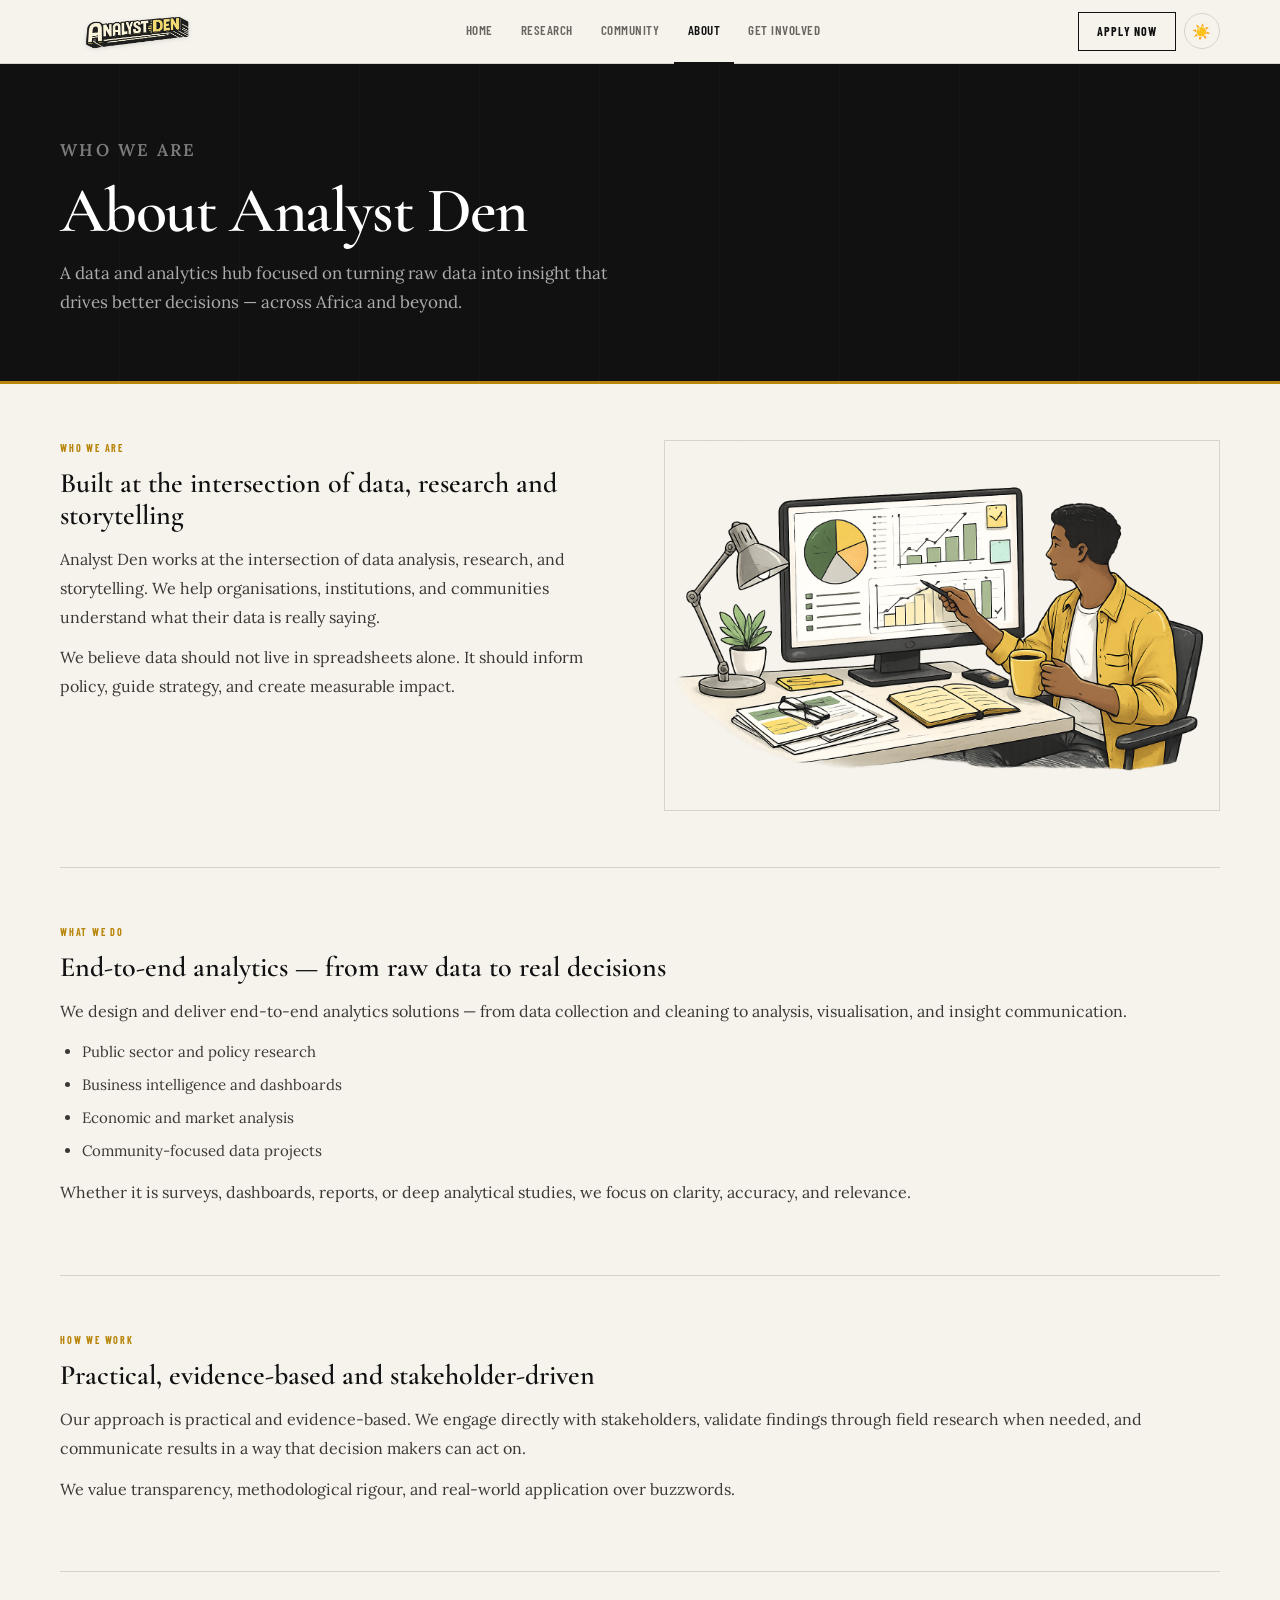
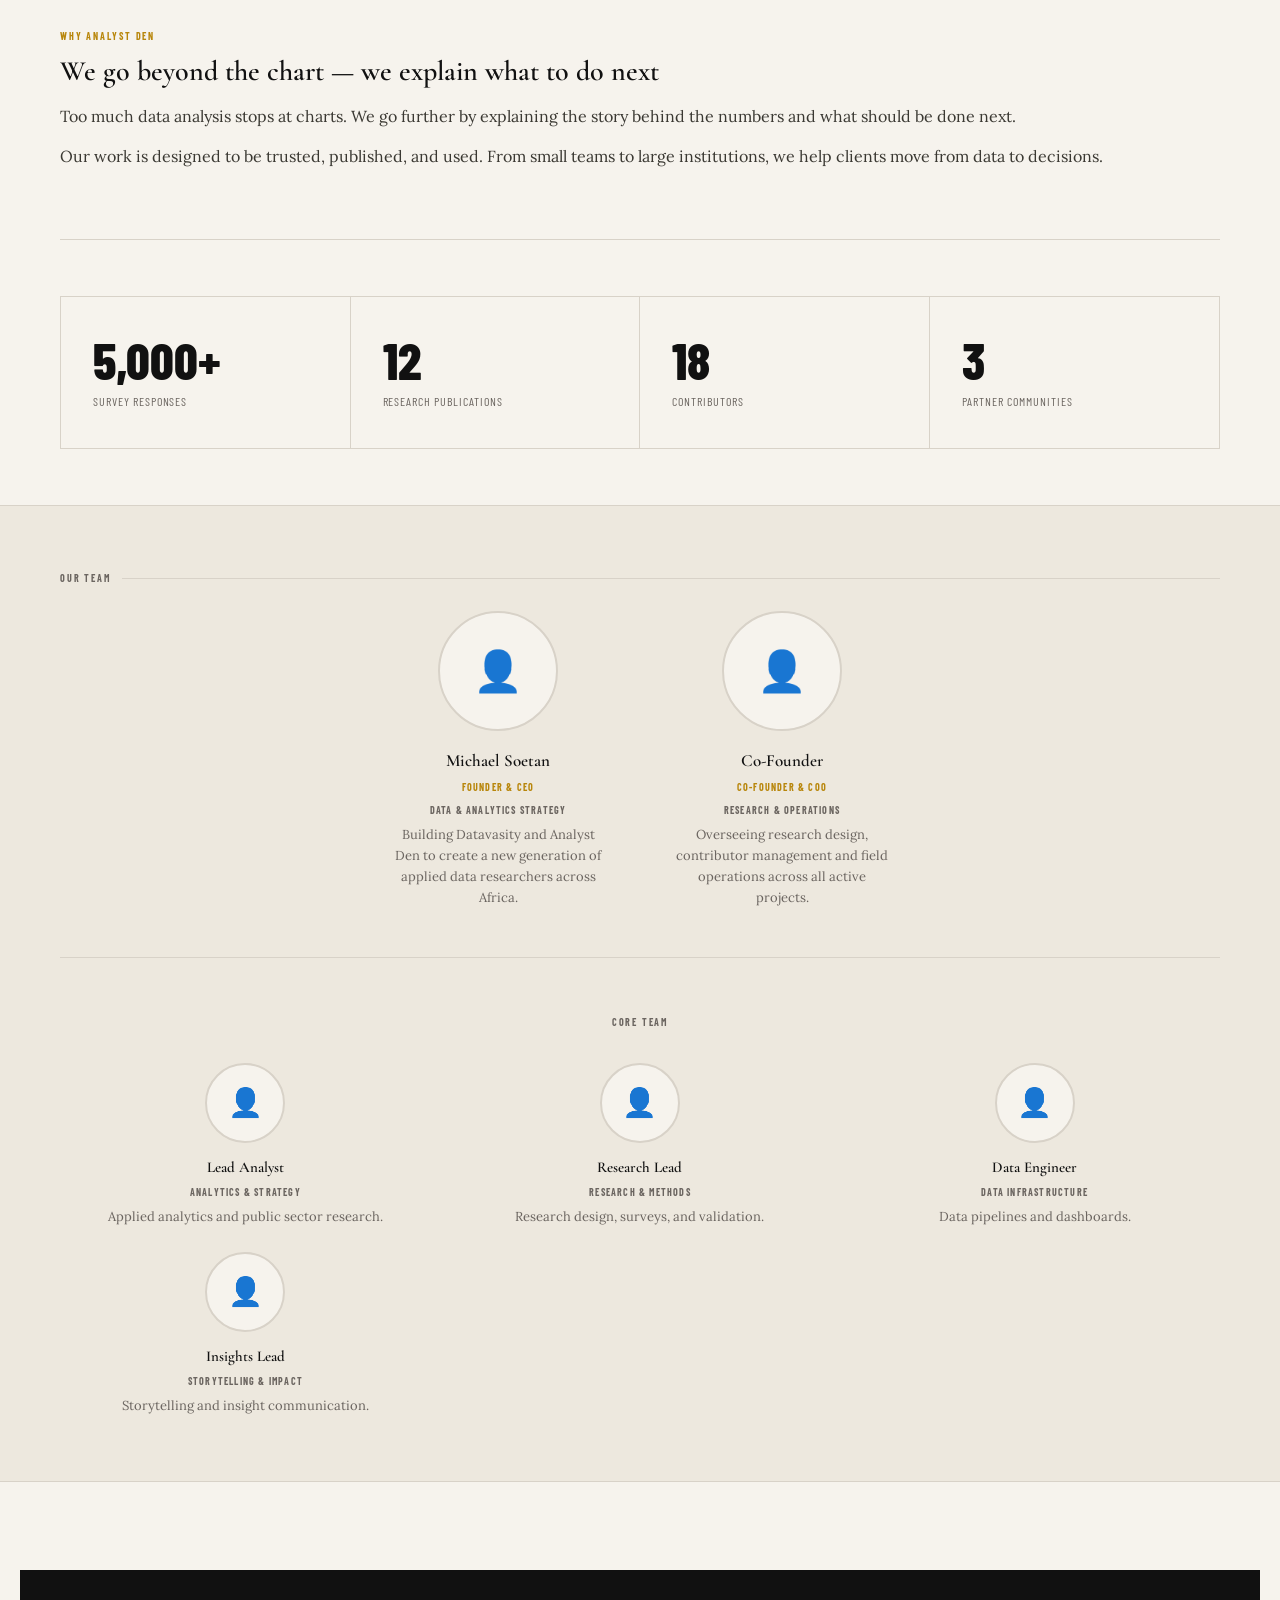
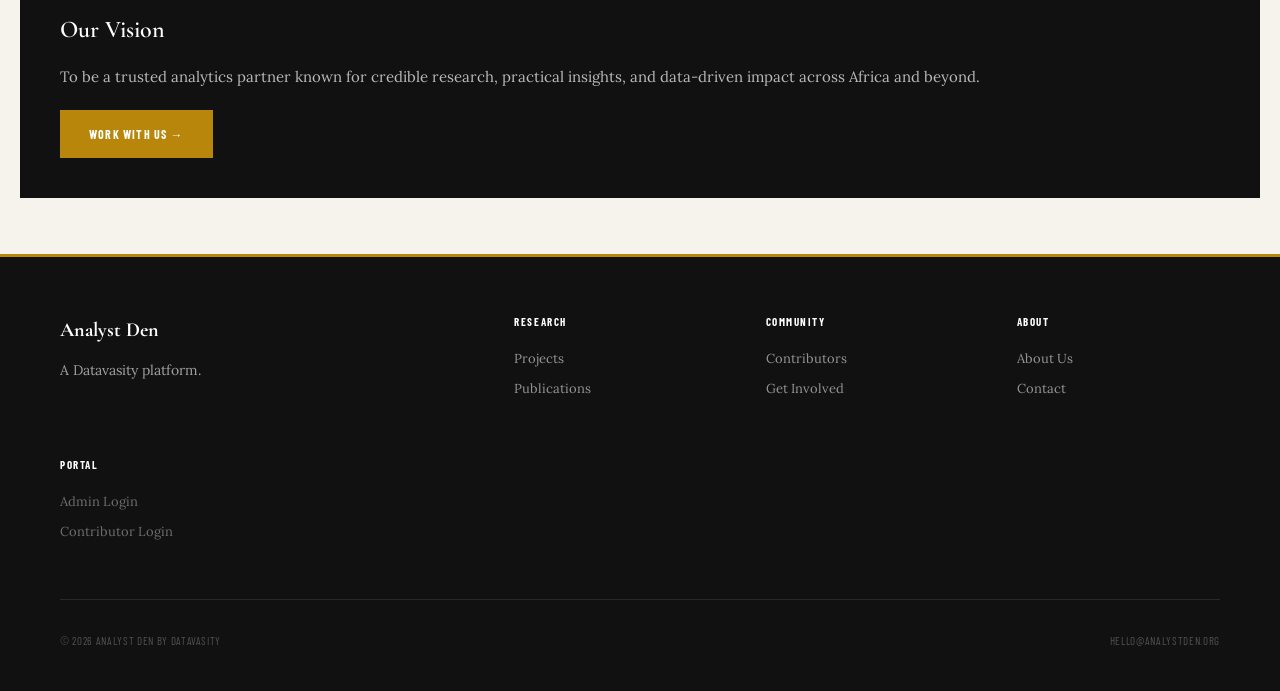
<file: about.html>
<!DOCTYPE html>
<html lang="en">
<head>
<meta charset="UTF-8"/><meta name="viewport" content="width=device-width,initial-scale=1.0"/>
<title>About Us — Analyst Den</title>
<link rel="stylesheet" href="styles.css"/>
<style>
.about-section { padding:56px 0; border-bottom:1px solid var(--border); }
.about-section:last-of-type { border-bottom:none; }
.about-section h2 { font-family:var(--font-display); font-weight:600; font-size:28px; color:var(--ink); margin-bottom:14px; line-height:1.15; }
.about-section p { font-family:var(--font-body); font-size:16px; line-height:1.8; color:var(--text-mid); margin-bottom:12px; }
.about-section ul { padding-left:1.4em; margin-bottom:14px; }
.about-section ul li { font-family:var(--font-body); font-size:15px; line-height:1.8; color:var(--text-mid); margin-bottom:6px; }
.about-grid { display:grid; grid-template-columns:1fr 1fr; gap:48px; align-items:start; }
.about-label { font-family:var(--font-data); font-size:10px; font-weight:700; letter-spacing:0.18em; text-transform:uppercase; color:var(--gold); margin-bottom:10px; }
.team-grid-wrap { display:grid; grid-template-columns:repeat(3,1fr); gap:24px; margin-top:32px; }
.team-member { text-align:center; }
.team-member-photo { width:100%; aspect-ratio:1; object-fit:cover; border-radius:50%; border:2px solid var(--border); margin-bottom:14px; max-width:140px; }
.team-member-name { font-family:var(--font-display); font-weight:600; font-size:17px; color:var(--ink); margin-bottom:4px; }
.team-member-title { font-family:var(--font-data); font-size:10px; font-weight:700; letter-spacing:0.12em; text-transform:uppercase; color:var(--text-lt); }
.team-member-desc { font-size:13px; color:var(--text-lt); margin-top:6px; line-height:1.6; }
.vision-box { background:var(--ink); padding:40px; margin-top:32px; }
.vision-box h3 { font-family:var(--font-display); font-size:24px; font-weight:600; color:#fff; margin-bottom:12px; }
.vision-box p { font-family:var(--font-body); font-size:15px; color:rgba(255,255,255,0.7); line-height:1.8; margin-bottom:20px; }
@media(max-width:768px){
  .about-grid { grid-template-columns:1fr; gap:24px; }
  .team-grid-wrap { grid-template-columns:repeat(2,1fr); }
}
@media(max-width:480px){
  .team-grid-wrap { grid-template-columns:1fr 1fr; }
}
</style>
</head>
<body>

<header class="site-header">
  <div class="container header-inner">
    <a href="index.html" class="header-logo"><img src="assets/analyst-den-logo-3d.png" alt="Analyst Den"/></a>
    <nav class="header-nav">
      <a href="index.html">Home</a>
      <a href="research.html">Research</a>
      <a href="contributors.html">Community</a>
      <a href="about.html" class="active">About</a>
      <a href="get-involved.html">Get Involved</a>
    </nav>
    <div class="header-right">
      <a href="get-involved.html" class="header-cta">Apply Now</a>
      <button class="menu-toggle" aria-label="Open menu">☰</button>
    </div>
  </div>
</header>
<div class="mobile-menu">
  <button class="mobile-close">✕</button>
  <a href="index.html">Home</a>
  <a href="research.html">Research</a>
  <a href="contributors.html">Community</a>
  <a href="about.html" class="active">About</a>
  <a href="get-involved.html">Get Involved</a>
</div>

<!-- HERO -->
<div class="page-hero">
  <div class="container page-hero-inner">
    <p class="t-label" style="color:rgba(255,255,255,0.45);margin-bottom:14px">Who We Are</p>
    <h1>About Analyst Den</h1>
    <p>A data and analytics hub focused on turning raw data into insight that drives better decisions — across Africa and beyond.</p>
  </div>
</div>

<!-- CONTENT SECTIONS -->
<div class="container">

  <div class="about-section">
    <div class="about-grid">
      <div>
        <div class="about-label">Who We Are</div>
        <h2>Built at the intersection of data, research and storytelling</h2>
        <p>Analyst Den works at the intersection of data analysis, research, and storytelling. We help organisations, institutions, and communities understand what their data is really saying.</p>
        <p>We believe data should not live in spreadsheets alone. It should inform policy, guide strategy, and create measurable impact.</p>
      </div>
      <div>
        <img src="assets/headerimg.png" alt="Analyst Den research team" style="width:100%;height:auto;border:1px solid var(--border)"/>
      </div>
    </div>
  </div>

  <div class="about-section">
    <div class="about-label">What We Do</div>
    <h2>End-to-end analytics — from raw data to real decisions</h2>
    <p>We design and deliver end-to-end analytics solutions — from data collection and cleaning to analysis, visualisation, and insight communication.</p>
    <ul>
      <li>Public sector and policy research</li>
      <li>Business intelligence and dashboards</li>
      <li>Economic and market analysis</li>
      <li>Community-focused data projects</li>
    </ul>
    <p>Whether it is surveys, dashboards, reports, or deep analytical studies, we focus on clarity, accuracy, and relevance.</p>
  </div>

  <div class="about-section">
    <div class="about-label">How We Work</div>
    <h2>Practical, evidence-based and stakeholder-driven</h2>
    <p>Our approach is practical and evidence-based. We engage directly with stakeholders, validate findings through field research when needed, and communicate results in a way that decision makers can act on.</p>
    <p>We value transparency, methodological rigour, and real-world application over buzzwords.</p>
  </div>

  <div class="about-section">
    <div class="about-label">Why Analyst Den</div>
    <h2>We go beyond the chart — we explain what to do next</h2>
    <p>Too much data analysis stops at charts. We go further by explaining the story behind the numbers and what should be done next.</p>
    <p>Our work is designed to be trusted, published, and used. From small teams to large institutions, we help clients move from data to decisions.</p>
  </div>

  <!-- STATS -->
  <div class="about-section" style="border-bottom:none;padding-bottom:0">
    <div class="data-numbers">
      <div class="data-number-col">
        <div class="data-number">5,000+</div>
        <div class="data-number-label">Survey Responses</div>
      </div>
      <div class="data-number-col">
        <div class="data-number">12</div>
        <div class="data-number-label">Research Publications</div>
      </div>
      <div class="data-number-col">
        <div class="data-number">18</div>
        <div class="data-number-label">Contributors</div>
      </div>
      <div class="data-number-col">
        <div class="data-number">3</div>
        <div class="data-number-label">Partner Communities</div>
      </div>
    </div>
  </div>

</div>

<!-- TEAM -->
<section style="background:var(--bg-alt);border-top:1px solid var(--border);border-bottom:1px solid var(--border);padding:64px 0;margin-top:56px">
  <div class="container">
    <div class="section-eyebrow">
      <span class="eyebrow-text">Our Team</span>
      <div class="eyebrow-line"></div>
    </div>

    <!-- Founders row — centered, larger -->
    <div style="display:flex;justify-content:center;gap:64px;flex-wrap:wrap;margin-bottom:56px;padding-bottom:48px;border-bottom:1px solid var(--border)">

      <div class="team-member" style="max-width:220px">
        <div style="width:120px;height:120px;border-radius:50%;background:var(--bg);border:2px solid var(--border);display:flex;align-items:center;justify-content:center;margin:0 auto 16px;font-size:40px">👤</div>
        <div class="team-member-name">Michael Soetan</div>
        <div style="font-family:var(--font-data);font-size:10px;font-weight:700;letter-spacing:0.12em;text-transform:uppercase;color:var(--gold);margin-bottom:6px">Founder &amp; CEO</div>
        <div class="team-member-title">Data &amp; Analytics Strategy</div>
        <p class="team-member-desc">Building Datavasity and Analyst Den to create a new generation of applied data researchers across Africa.</p>
      </div>

      <div class="team-member" style="max-width:220px">
        <div style="width:120px;height:120px;border-radius:50%;background:var(--bg);border:2px solid var(--border);display:flex;align-items:center;justify-content:center;margin:0 auto 16px;font-size:40px">👤</div>
        <div class="team-member-name">Co-Founder</div>
        <div style="font-family:var(--font-data);font-size:10px;font-weight:700;letter-spacing:0.12em;text-transform:uppercase;color:var(--gold);margin-bottom:6px">Co-Founder &amp; COO</div>
        <div class="team-member-title">Research &amp; Operations</div>
        <p class="team-member-desc">Overseeing research design, contributor management and field operations across all active projects.</p>
      </div>

    </div>

    <!-- Core team row -->
    <div style="font-family:var(--font-data);font-size:10px;font-weight:700;letter-spacing:0.18em;text-transform:uppercase;color:var(--text-lt);text-align:center;margin-bottom:28px">Core Team</div>
    <div class="team-grid-wrap">
      <div class="team-member">
        <div style="width:80px;height:80px;border-radius:50%;background:var(--bg);border:2px solid var(--border);display:flex;align-items:center;justify-content:center;margin:0 auto 12px;font-size:28px">👤</div>
        <div class="team-member-name" style="font-size:15px">Lead Analyst</div>
        <div class="team-member-title">Analytics &amp; Strategy</div>
        <p class="team-member-desc">Applied analytics and public sector research.</p>
      </div>
      <div class="team-member">
        <div style="width:80px;height:80px;border-radius:50%;background:var(--bg);border:2px solid var(--border);display:flex;align-items:center;justify-content:center;margin:0 auto 12px;font-size:28px">👤</div>
        <div class="team-member-name" style="font-size:15px">Research Lead</div>
        <div class="team-member-title">Research &amp; Methods</div>
        <p class="team-member-desc">Research design, surveys, and validation.</p>
      </div>
      <div class="team-member">
        <div style="width:80px;height:80px;border-radius:50%;background:var(--bg);border:2px solid var(--border);display:flex;align-items:center;justify-content:center;margin:0 auto 12px;font-size:28px">👤</div>
        <div class="team-member-name" style="font-size:15px">Data Engineer</div>
        <div class="team-member-title">Data Infrastructure</div>
        <p class="team-member-desc">Data pipelines and dashboards.</p>
      </div>
      <div class="team-member">
        <div style="width:80px;height:80px;border-radius:50%;background:var(--bg);border:2px solid var(--border);display:flex;align-items:center;justify-content:center;margin:0 auto 12px;font-size:28px">👤</div>
        <div class="team-member-name" style="font-size:15px">Insights Lead</div>
        <div class="team-member-title">Storytelling &amp; Impact</div>
        <p class="team-member-desc">Storytelling and insight communication.</p>
      </div>
    </div>
  </div>
</section>

<!-- VISION CTA -->
<div class="container" style="padding:56px 0">
  <div class="vision-box">
    <h3>Our Vision</h3>
    <p>To be a trusted analytics partner known for credible research, practical insights, and data-driven impact across Africa and beyond.</p>
    <a href="get-involved.html" class="btn btn--primary">Work With Us →</a>
  </div>
</div>

<footer class="site-footer">
  <div class="container">
    <div class="footer-grid">
      <div class="footer-brand"><span class="footer-logo">Analyst Den</span><p>A Datavasity platform.</p></div>
      <div class="footer-col"><p class="footer-col-title">Research</p><a href="research.html">Projects</a><a href="publications.html">Publications</a></div>
      <div class="footer-col"><p class="footer-col-title">Community</p><a href="contributors.html">Contributors</a><a href="get-involved.html">Get Involved</a></div>
      <div class="footer-col"><p class="footer-col-title">About</p><a href="about.html">About Us</a><a href="contact.html">Contact</a></div>
      <div class="footer-col"><p class="footer-col-title">Portal</p><a href="admin.html" style="opacity:0.7">Admin Login</a><a href="dashboard.html" style="opacity:0.7">Contributor Login</a></div>
    </div>
    <div class="footer-bottom"><span>© 2026 Analyst Den by Datavasity</span><span>hello@analystden.org</span></div>
  </div>
</footer>
<script src="script.js"></script>
</body>
</html>
</file>
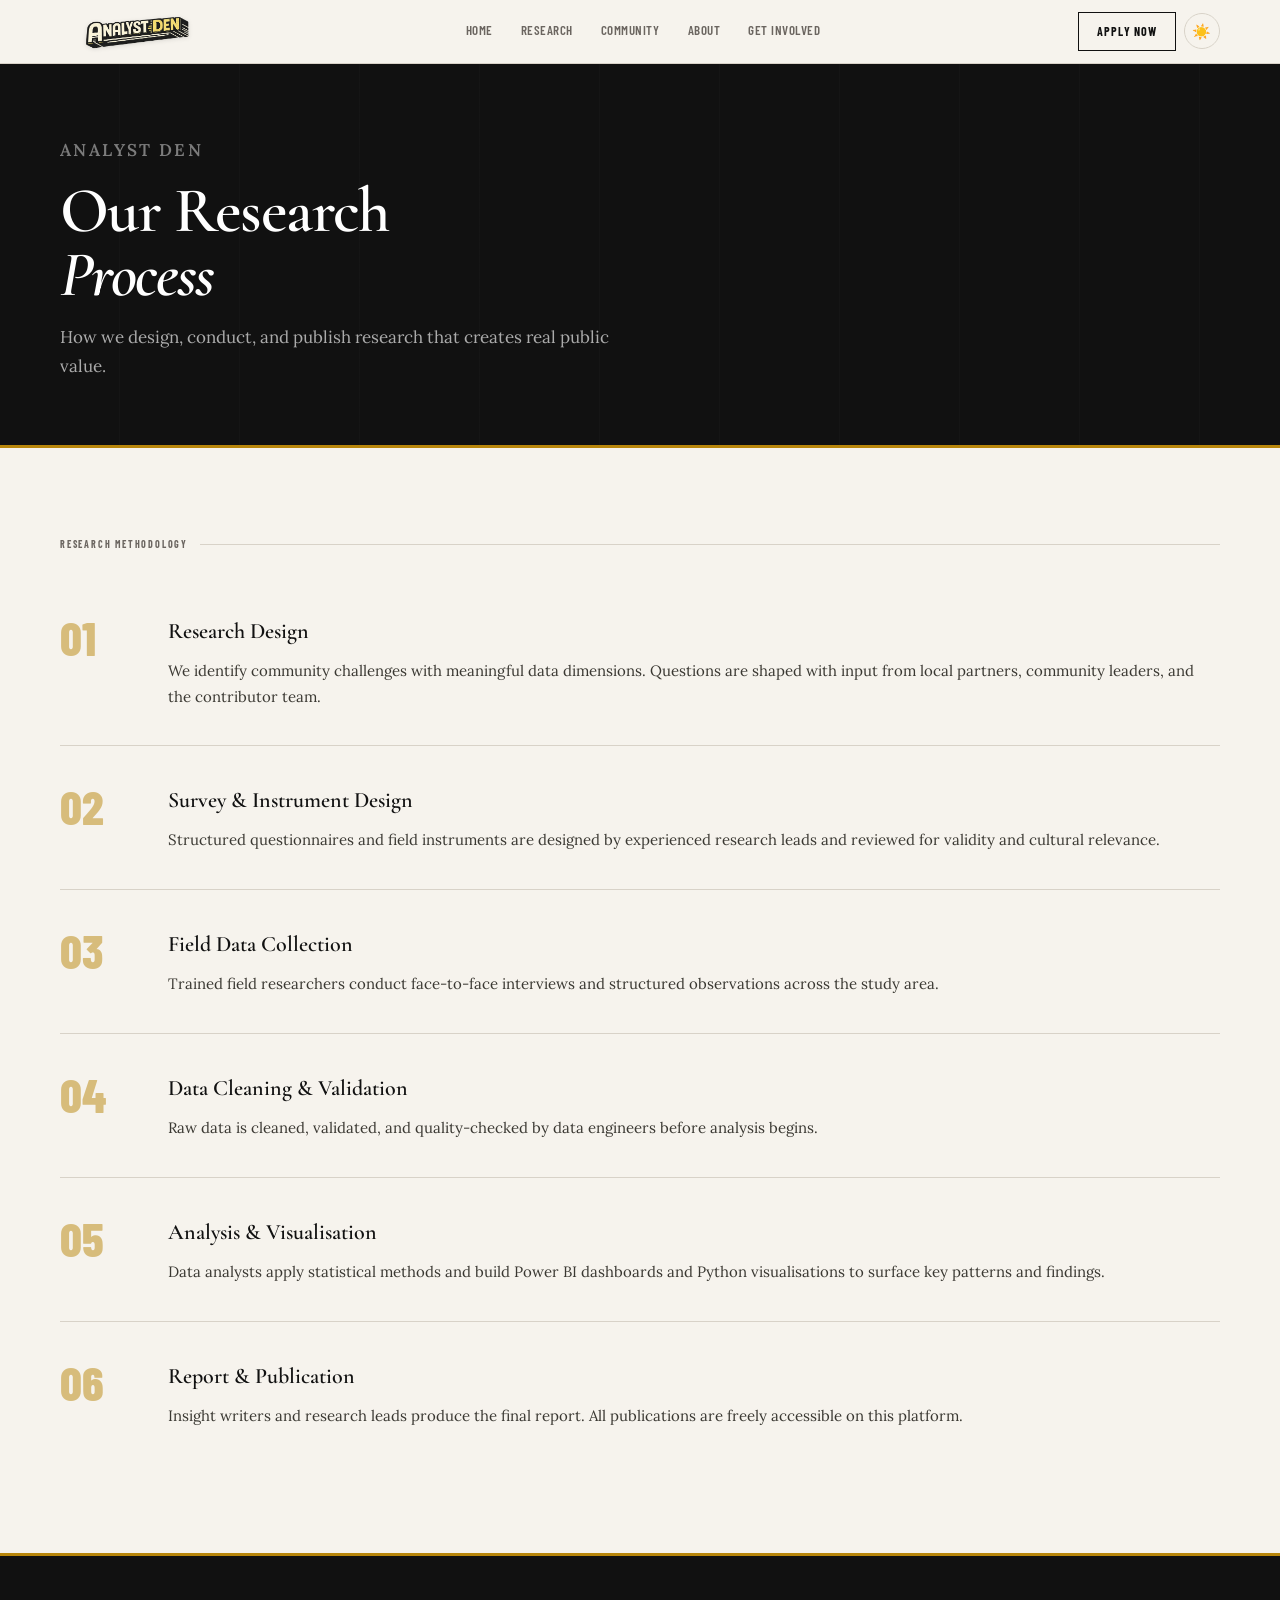
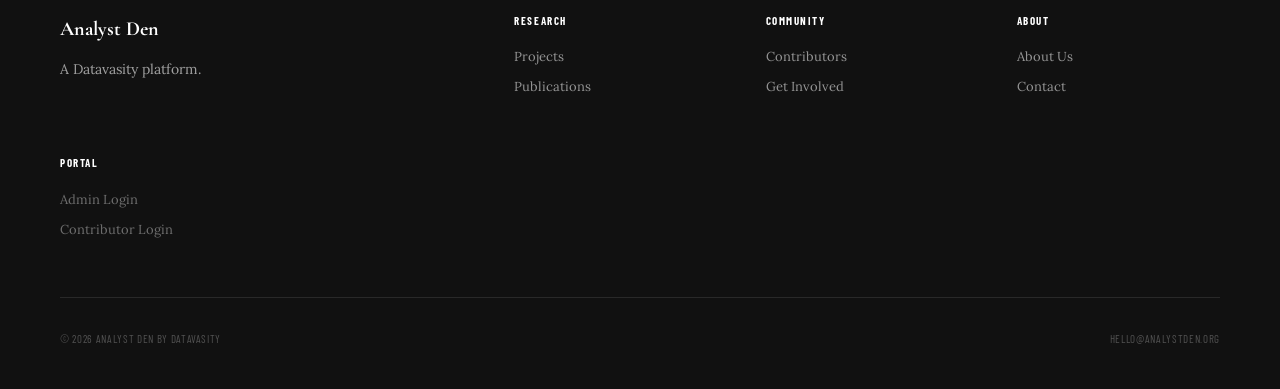
<file: our-process.html>
<!DOCTYPE html>
<html lang="en">
<head>
<meta charset="UTF-8"/><meta name="viewport" content="width=device-width,initial-scale=1.0"/>
<title>Our Process — Analyst Den</title>
<link rel="stylesheet" href="styles.css"/>
</head>
<body>
<header class="site-header"><div class="container header-inner"><a href="index.html" class="header-logo"><img src="assets/analyst-den-logo-3d.png" alt="Analyst Den"/></a><nav class="header-nav"><a href="index.html">Home</a><a href="research.html">Research</a><a href="contributors.html">Community</a><a href="about.html">About</a><a href="get-involved.html">Get Involved</a></nav><div class="header-right"><a href="get-involved.html" class="header-cta">Apply Now</a><button class="menu-toggle">☰</button></div></div></header>
<div class="mobile-menu"><button class="mobile-close">✕</button><a href="index.html">Home</a>
<a href="research.html">Research</a>
<a href="contributors.html">Community</a>
<a href="about.html">About</a>
<a href="get-involved.html">Get Involved</a></div>
<div class="page-hero"><div class="container page-hero-inner"><p class="t-label" style="color:rgba(255,255,255,0.45);margin-bottom:14px">Analyst Den</p><h1>Our Research<br><em>Process</em></h1><p>How we design, conduct, and publish research that creates real public value.</p></div></div>
<section><div class="container"><div class="section-eyebrow"><span class="eyebrow-text">Research Methodology</span><div class="eyebrow-line"></div></div><div class="process-row"><div class="process-num">01</div><div class="process-content"><h3>Research Design</h3><p>We identify community challenges with meaningful data dimensions. Questions are shaped with input from local partners, community leaders, and the contributor team.</p></div></div><div class="process-row"><div class="process-num">02</div><div class="process-content"><h3>Survey & Instrument Design</h3><p>Structured questionnaires and field instruments are designed by experienced research leads and reviewed for validity and cultural relevance.</p></div></div><div class="process-row"><div class="process-num">03</div><div class="process-content"><h3>Field Data Collection</h3><p>Trained field researchers conduct face-to-face interviews and structured observations across the study area.</p></div></div><div class="process-row"><div class="process-num">04</div><div class="process-content"><h3>Data Cleaning & Validation</h3><p>Raw data is cleaned, validated, and quality-checked by data engineers before analysis begins.</p></div></div><div class="process-row"><div class="process-num">05</div><div class="process-content"><h3>Analysis & Visualisation</h3><p>Data analysts apply statistical methods and build Power BI dashboards and Python visualisations to surface key patterns and findings.</p></div></div><div class="process-row" style="border-bottom:none"><div class="process-num">06</div><div class="process-content"><h3>Report & Publication</h3><p>Insight writers and research leads produce the final report. All publications are freely accessible on this platform.</p></div></div></div></section>
<footer class="site-footer"><div class="container"><div class="footer-grid"><div class="footer-brand"><span class="footer-logo">Analyst Den</span><p>A Datavasity platform.</p></div><div class="footer-col"><p class="footer-col-title">Research</p><a href="research.html">Projects</a><a href="publications.html">Publications</a></div><div class="footer-col"><p class="footer-col-title">Community</p><a href="contributors.html">Contributors</a><a href="get-involved.html">Get Involved</a></div><div class="footer-col"><p class="footer-col-title">About</p><a href="about.html">About Us</a><a href="contact.html">Contact</a></div><div class="footer-col"><p class="footer-col-title">Portal</p><a href="admin.html" style="opacity:0.7">Admin Login</a><a href="dashboard.html" style="opacity:0.7">Contributor Login</a></div>
    </div><div class="footer-bottom"><span>© 2026 Analyst Den by Datavasity</span><span>hello@analystden.org</span></div></div></footer>
<script src="script.js"></script>
</body>
</html>
</file>
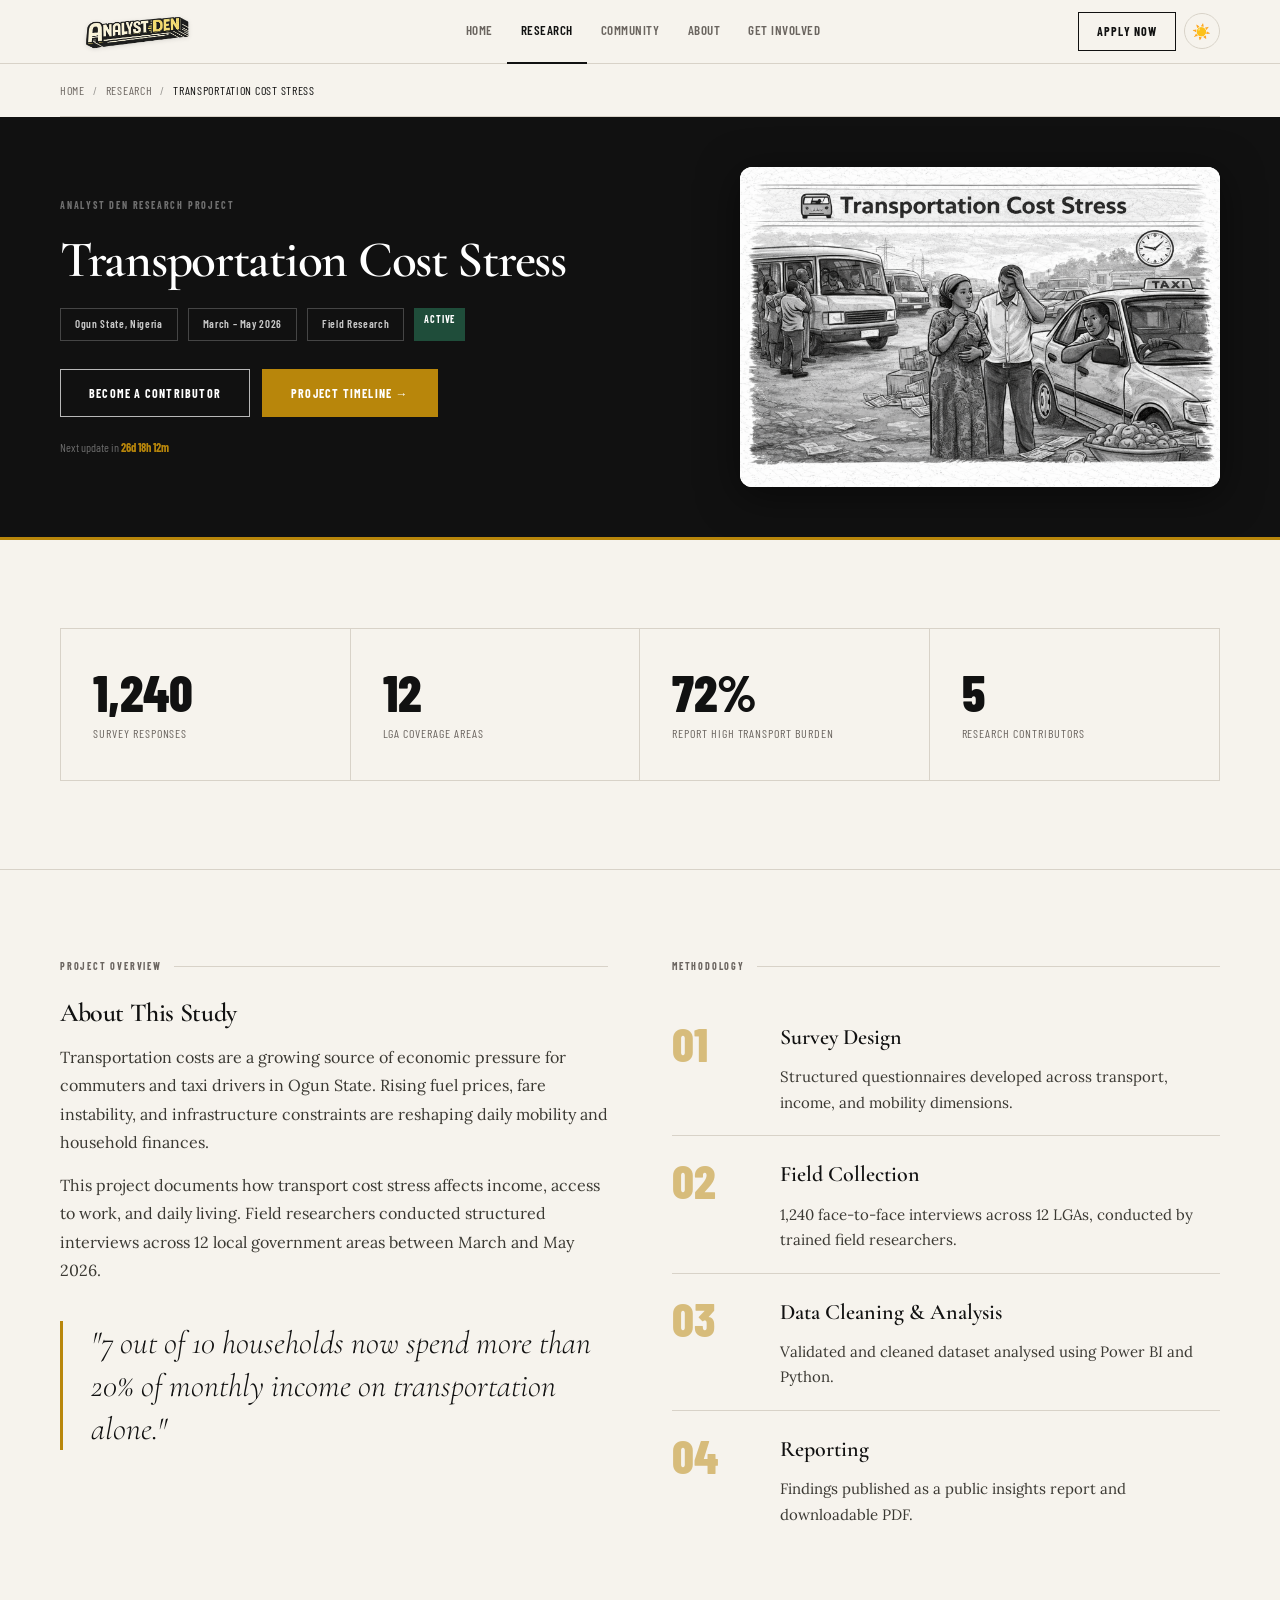
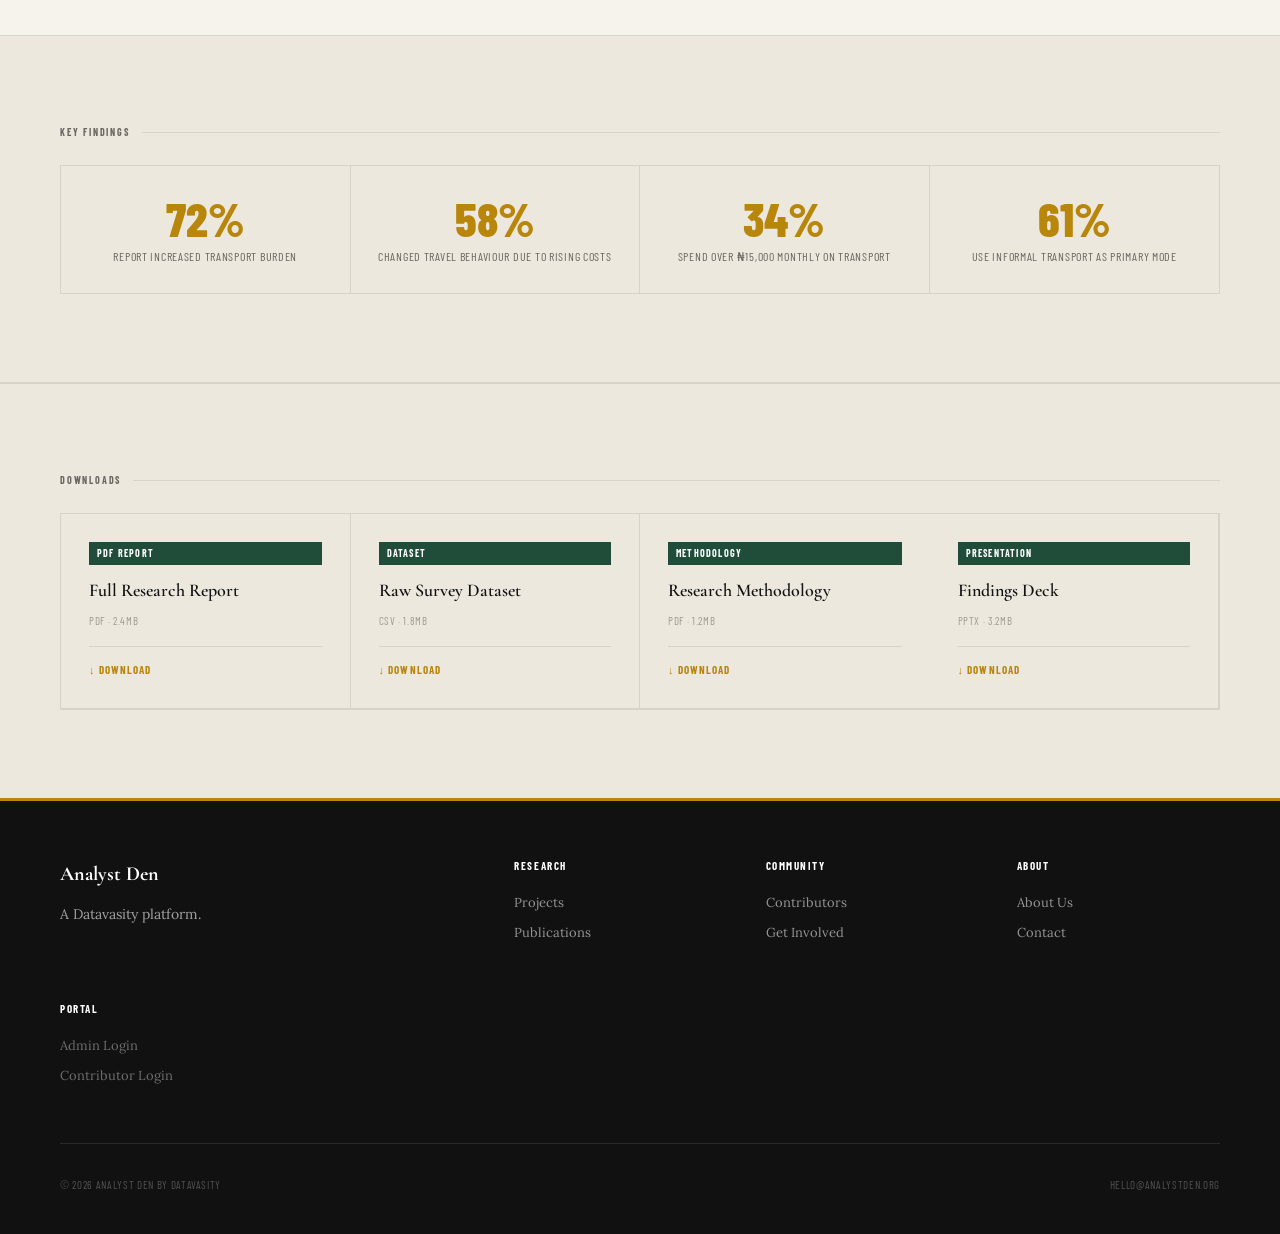
<file: project-transportation-cost-stressx.html>
<!DOCTYPE html>
<html lang="en">
<head>
<meta charset="UTF-8"/><meta name="viewport" content="width=device-width,initial-scale=1.0"/>
<title>Transportation Cost Stress — Analyst Den</title>
<link rel="stylesheet" href="styles.css"/>
<style>
/* ── PROJECT DETAIL HERO — text LEFT, framed image RIGHT ── */
.pd-hero {
  background: var(--ink);
  border-bottom: 3px solid var(--gold);
  padding: 0;
  overflow: hidden;
}
[data-theme="dark"] .pd-hero {
  background: #0e0e0e;
}

.pd-hero-inner {
  max-width: var(--max-w);
  margin: 0 auto;
  padding: 0 40px;
  display: grid;
  grid-template-columns: 1fr 480px;
  gap: 64px;
  align-items: center;
  min-height: 420px;
}

/* LEFT: all text */
.pd-hero-text {
  padding: 64px 0;
}
.pd-hero-eyebrow {
  font-family: var(--font-data);
  font-weight: 700; font-size: 10px;
  letter-spacing: 0.18em; text-transform: uppercase;
  color: rgba(255,255,255,0.4);
  margin-bottom: 20px;
}
.pd-hero-text h1 {
  font-family: var(--font-display);
  font-weight: 600;
  font-size: clamp(32px, 4vw, 56px);
  line-height: 1.02; letter-spacing: -0.025em;
  color: #ffffff;
  margin-bottom: 22px;
}
.pd-hero-chips {
  display: flex; gap: 10px; flex-wrap: wrap;
  margin-bottom: 28px;
}
.pd-chip {
  font-family: var(--font-data); font-size: 11px;
  font-weight: 600; letter-spacing: 0.06em;
  padding: 6px 14px;
  border: 1px solid rgba(255,255,255,0.22);
  color: rgba(255,255,255,0.78);
}
.pd-hero-actions {
  display: flex; gap: 12px; flex-wrap: wrap;
  margin-bottom: 20px;
}
.pd-hero-countdown {
  font-family: var(--font-data); font-size: 12px;
  color: rgba(255,255,255,0.38);
  margin-top: 4px;
}
.pd-hero-countdown span {
  color: var(--gold); font-weight: 700;
}

/* RIGHT: framed image card — exactly like the screenshot */
.pd-hero-imgcard {
  background: #ffffff;
  border-radius: 12px;
  overflow: hidden;
  box-shadow: 0 8px 40px rgba(0,0,0,0.5);
  margin: 48px 0;
}
.pd-hero-imgcard-title {
  display: flex; align-items: center; gap: 10px;
  padding: 14px 18px;
  border-bottom: 1px solid #e8e4de;
  background: #ffffff;
}
.pd-hero-imgcard-icon {
  font-size: 18px;
}
.pd-hero-imgcard-label {
  font-family: var(--font-data); font-weight: 700;
  font-size: 13px; color: #111111;
  letter-spacing: 0.01em;
}
@media(max-width:600px){#contributors-strip [style*="repeat(4"]{grid-template-columns:repeat(2,1fr)!important}}
.pd-hero-imgcard img {
  width: 100%; height: auto;
  display: block;
  object-fit: contain;
  object-position: center top;
  background: #f5f5f0;
}

/* RESPONSIVE */
@media (max-width: 900px) {
  .pd-hero-inner {
    grid-template-columns: 1fr;
    gap: 0;
    padding: 0 24px;
  }
  .pd-hero-imgcard {
    margin: 0 0 40px;
    max-width: 480px;
  }
  .pd-hero-text { padding: 48px 0 32px }
}
@media (max-width: 540px) {
  .pd-hero-text { padding: 36px 0 24px }
  .pd-hero-text h1 { font-size: clamp(28px, 8vw, 40px) }
}
.t-body h2,.t-body h3{font-family:var(--font-display);font-weight:600;margin:1em 0 0.5em}
.t-body p{margin-bottom:1em;line-height:1.8}
.t-body ul,.t-body ol{padding-left:1.5em;margin-bottom:1em}
.t-body li{margin-bottom:0.4em;line-height:1.7}
.t-body strong{font-weight:700}
@keyframes tlAmberPulse{0%,100%{transform:scale(1);opacity:1}50%{transform:scale(1.6);opacity:0.6}}
@keyframes tlIn{to{opacity:1;transform:translateY(0)}}
</style>

<style>
/* Power BI Modal */
.pbi-modal-overlay {
  display:none;position:fixed;inset:0;z-index:999;
  background:rgba(0,0,0,0.82);backdrop-filter:blur(6px);
  align-items:center;justify-content:center;
  animation:overlayIn 0.25s ease;
}
.pbi-modal-overlay.open { display:flex }
@keyframes overlayIn{ from{opacity:0} to{opacity:1} }
.pbi-modal {
  background:#111;width:95vw;height:90vh;max-width:1400px;
  position:relative;animation:modalIn 0.3s cubic-bezier(.4,0,.2,1);
  border:1px solid rgba(255,255,255,0.12);
  display:flex;flex-direction:column;
}
@keyframes modalIn{ from{opacity:0;transform:scale(0.96) translateY(20px)} to{opacity:1;transform:scale(1) translateY(0)} }
.pbi-modal-head {
  display:flex;align-items:center;justify-content:space-between;
  padding:14px 20px;border-bottom:1px solid rgba(255,255,255,0.1);flex-shrink:0;
}
.pbi-modal-head h3 {
  font-family:'Cormorant Garamond',Georgia,serif;font-weight:600;
  font-size:18px;color:#fff;letter-spacing:-0.01em;
}
.pbi-modal-close {
  background:rgba(255,255,255,0.08);border:1px solid rgba(255,255,255,0.15);
  color:#fff;width:36px;height:36px;border-radius:50%;
  font-size:18px;cursor:pointer;display:flex;align-items:center;justify-content:center;
  transition:background 0.2s;flex-shrink:0;
}
.pbi-modal-close:hover { background:rgba(255,255,255,0.18) }
.pbi-iframe-wrap { flex:1;position:relative }
.pbi-iframe-wrap iframe { width:100%;height:100%;border:none;display:block }
.pbi-loading {
  position:absolute;inset:0;display:flex;align-items:center;justify-content:center;
  flex-direction:column;gap:14px;color:rgba(255,255,255,0.5);
  font-family:'Barlow Condensed',sans-serif;font-size:13px;letter-spacing:0.08em;text-transform:uppercase;
}
.pbi-spinner {
  width:36px;height:36px;border:2px solid rgba(255,255,255,0.1);
  border-top-color:#B8860B;border-radius:50%;
  animation:spin 0.8s linear infinite;
}
@keyframes spin{ to{transform:rotate(360deg)} }
</style>
</head>
<body>

<!-- HEADER -->
<header class="site-header">
  <div class="container header-inner">
    <a href="index.html" class="header-logo">
      <img src="assets/analyst-den-logo-3d.png" alt="Analyst Den"/>
    </a>
    <nav class="header-nav">
      <a href="index.html">Home</a>
      <a href="research.html" class="active">Research</a>
      <a href="contributors.html">Community</a>
      <a href="about.html">About</a>
      <a href="get-involved.html">Get Involved</a>
    </nav>
    <div class="header-right">
      <a href="get-involved.html" class="header-cta">Apply Now</a>
      <button class="menu-toggle" aria-label="Open menu">☰</button>
    </div>
  </div>
</header>
<div class="mobile-menu">
  <button class="mobile-close">✕</button>
  <a href="index.html">Home</a>
  <a href="research.html" class="active">Research</a>
  <a href="contributors.html">Community</a>
  <a href="about.html">About</a>
  <a href="get-involved.html">Get Involved</a>
  <a href="contact.html">Contact</a>
</div>

<!-- BREADCRUMB -->
<div class="container">
  <div class="breadcrumb">
    <a href="index.html">Home</a>
    <span class="breadcrumb-sep">/</span>
    <a href="research.html">Research</a>
    <span class="breadcrumb-sep">/</span>
    <span>Transportation Cost Stress</span>
  </div>
</div>

<!-- ══════════════════════════════
     HERO — text LEFT, framed image RIGHT
══════════════════════════════ -->
<div class="pd-hero">
  <div class="pd-hero-inner">

    <!-- LEFT -->
    <div class="pd-hero-text">
      <p class="pd-hero-eyebrow">Analyst Den Research Project</p>
      <h1>Transportation Cost Stress</h1>
      <div class="pd-hero-chips">
        <span class="pd-chip">Ogun State, Nigeria</span>
        <span class="pd-chip">March – May 2026</span>
        <span class="pd-chip">Field Research</span>
        <span class="tag tag--active" style="font-size:10px;letter-spacing:0.08em">Active</span>
      </div>
      <div class="pd-hero-actions">
        <a href="get-involved.html" class="btn" style="background:transparent;color:#ffffff;border:1.5px solid rgba(255,255,255,0.7);font-family:var(--font-data);font-weight:700;font-size:12px;letter-spacing:0.10em;text-transform:uppercase;padding:13px 28px;">Become a Contributor</a>
        <button onclick="window.openTimeline()" class="btn btn--primary" id="timeline-btn">Project Timeline →</button>
      </div>
      <p class="pd-hero-countdown">
        Next update in <span id="countdown-timer">Loading…</span>
      </p>
    </div>

    <!-- RIGHT: framed image card -->
    <div class="pd-hero-imgcard">
      <img id="hero-project-img" src="assets/trans.png" alt="Project image" style="width:100%;height:100%;object-fit:cover;border-radius:inherit"/>
    </div>

  </div>
</div>

<!-- ══════════════════════════════
     KEY NUMBERS
══════════════════════════════ -->
<section>
  <div class="container">
    <div class="data-numbers">
      <div class="data-number-col">
        <div class="data-number">1,240</div>
        <div class="data-number-label">Survey Responses</div>
      </div>
      <div class="data-number-col">
        <div class="data-number">12</div>
        <div class="data-number-label">LGA Coverage Areas</div>
      </div>
      <div class="data-number-col">
        <div class="data-number">72%</div>
        <div class="data-number-label">Report High Transport Burden</div>
      </div>
      <div class="data-number-col">
        <div class="data-number">5</div>
        <div class="data-number-label">Research Contributors</div>
      </div>
    </div>
  </div>
</section>

<!-- ══════════════════════════════
     OVERVIEW + METHODOLOGY
══════════════════════════════ -->
<!-- Timeline section - shown when button clicked -->
<section id="timeline-section" style="display:none;background:#EDEBE4;border-top:3px solid #B8860B;border-bottom:1px solid #D8D2C8">
  <div class="container" style="padding-top:0;padding-bottom:0">
    <div style="display:flex;align-items:center;justify-content:space-between;padding:18px 0;border-bottom:1px solid #D8D2C8">
      <span class="eyebrow-text">Project Timeline</span>
      <button onclick="window.closeTimeline()" style="background:none;border:1px solid #D8D2C8;padding:7px 16px;font-family:var(--font-data);font-size:11px;font-weight:700;letter-spacing:0.10em;text-transform:uppercase;color:#6B6560;cursor:pointer">✕ Close</button>
    </div>
    <div id="timeline-track"></div>
  </div>
</section>

<section>
  <div class="container content-two-col">
    <div>
      <div class="section-eyebrow">
        <span class="eyebrow-text">Project Overview</span>
        <div class="eyebrow-line"></div>
      </div>
      <h2 class="t-headline" style="font-size:26px;margin-bottom:16px">About This Study</h2>
      <p class="t-body">Transportation costs are a growing source of economic pressure for commuters and taxi drivers in Ogun State. Rising fuel prices, fare instability, and infrastructure constraints are reshaping daily mobility and household finances.</p>
      <p class="t-body" style="margin-top:14px">This project documents how transport cost stress affects income, access to work, and daily living. Field researchers conducted structured interviews across 12 local government areas between March and May 2026.</p>
      <blockquote class="pull-quote">"7 out of 10 households now spend more than 20% of monthly income on transportation alone."</blockquote>
    </div>
    <div>
      <div class="section-eyebrow">
        <span class="eyebrow-text">Methodology</span>
        <div class="eyebrow-line"></div>
      </div>
      <div class="process-row" style="padding:20px 0">
        <div class="process-num">01</div>
        <div class="process-content"><h3>Survey Design</h3><p>Structured questionnaires developed across transport, income, and mobility dimensions.</p></div>
      </div>
      <div class="process-row" style="padding:20px 0">
        <div class="process-num">02</div>
        <div class="process-content"><h3>Field Collection</h3><p>1,240 face-to-face interviews across 12 LGAs, conducted by trained field researchers.</p></div>
      </div>
      <div class="process-row" style="padding:20px 0">
        <div class="process-num">03</div>
        <div class="process-content"><h3>Data Cleaning & Analysis</h3><p>Validated and cleaned dataset analysed using Power BI and Python.</p></div>
      </div>
      <div class="process-row" style="padding:20px 0;border-bottom:none">
        <div class="process-num">04</div>
        <div class="process-content"><h3>Reporting</h3><p>Findings published as a public insights report and downloadable PDF.</p></div>
      </div>
    </div>
  </div>
</section>

<!-- ══════════════════════════════
     KEY FINDINGS
══════════════════════════════ -->
<section style="background:var(--bg-alt);border-top:1px solid var(--border);border-bottom:1px solid var(--border)">
  <div class="container">
    <div class="section-eyebrow">
      <span class="eyebrow-text">Key Findings</span>
      <div class="eyebrow-line"></div>
    </div>
    <div class="project-findings">
      <div class="finding-col">
        <div class="finding-num">72%</div>
        <div class="finding-label">Report increased transport burden</div>
      </div>
      <div class="finding-col">
        <div class="finding-num">58%</div>
        <div class="finding-label">Changed travel behaviour due to rising costs</div>
      </div>
      <div class="finding-col">
        <div class="finding-num">34%</div>
        <div class="finding-label">Spend over ₦15,000 monthly on transport</div>
      </div>
      <div class="finding-col">
        <div class="finding-num">61%</div>
        <div class="finding-label">Use informal transport as primary mode</div>
      </div>
    </div>
  </div>
</section>

<!-- ══════════════════════════════
     RESEARCH TEAM
══════════════════════════════ -->
<section id="team-section" style="display:none">
  <div class="container">
    <div class="section-eyebrow">
      <span class="eyebrow-text">Research Team</span>
      <div class="eyebrow-line"></div>
    </div>
    <div id="contributors-strip"></div>
  </div>
</section>

<!-- ══════════════════════════════
     DOWNLOADS
══════════════════════════════ -->
<section style="background:var(--bg-alt);border-top:1px solid var(--border)">
  <div class="container">
    <div class="section-eyebrow">
      <span class="eyebrow-text">Downloads</span>
      <div class="eyebrow-line"></div>
    </div>
    <div style="display:grid;grid-template-columns:repeat(auto-fit,minmax(200px,1fr));gap:0;border:1px solid var(--border)">
      <a href="assets/report.pdf" class="pub-card" download style="text-decoration:none">
        <span class="pub-tag">PDF Report</span>
        <p class="pub-title">Full Research Report</p>
        <p class="pub-meta">PDF · 2.4MB</p>
        <span class="pub-download">↓ Download</span>
      </a>
      <div class="pub-card">
        <span class="pub-tag">Dataset</span>
        <p class="pub-title">Raw Survey Dataset</p>
        <p class="pub-meta">CSV · 1.8MB</p>
        <span class="pub-download">↓ Download</span>
      </div>
      <div class="pub-card">
        <span class="pub-tag">Methodology</span>
        <p class="pub-title">Research Methodology</p>
        <p class="pub-meta">PDF · 1.2MB</p>
        <span class="pub-download">↓ Download</span>
      </div>
      <div class="pub-card">
        <span class="pub-tag">Presentation</span>
        <p class="pub-title">Findings Deck</p>
        <p class="pub-meta">PPTX · 3.2MB</p>
        <span class="pub-download">↓ Download</span>
      </div>
    </div>
  </div>
</section>

<!-- FOOTER -->

<!-- Power BI Modal -->
<div class="pbi-modal-overlay" id="pbi-modal">
  <div class="pbi-modal">
    <div class="pbi-modal-head">
      <h3 id="pbi-modal-title">Interactive Research Dashboard</h3>
      <button class="pbi-modal-close" onclick="closePBI()">✕</button>
    </div>
    <div class="pbi-iframe-wrap">
      <div class="pbi-loading" id="pbi-loading">
        <div class="pbi-spinner"></div>
        <span>Loading dashboard…</span>
      </div>
      <iframe id="pbi-iframe" src="" allowfullscreen
        onload="document.getElementById('pbi-loading').style.display='none'">
      </iframe>
    </div>
  </div>
</div>

<footer class="site-footer">
  <div class="container">
    <div class="footer-grid">
      <div class="footer-brand">
        <span class="footer-logo">Analyst Den</span>
        <p>A Datavasity platform.</p>
      </div>
      <div class="footer-col">
        <p class="footer-col-title">Research</p>
        <a href="research.html">Projects</a>
        <a href="publications.html">Publications</a>
      </div>
      <div class="footer-col">
        <p class="footer-col-title">Community</p>
        <a href="contributors.html">Contributors</a>
        <a href="get-involved.html">Get Involved</a>
      </div>
      <div class="footer-col">
        <p class="footer-col-title">About</p>
        <a href="about.html">About Us</a>
        <a href="contact.html">Contact</a>
      </div>
      <div class="footer-col">
        <p class="footer-col-title">Portal</p>
        <a href="admin.html" style="opacity:0.7">Admin Login</a>
        <a href="dashboard.html" style="opacity:0.7">Contributor Login</a>
      </div>
    </div>
    <div class="footer-bottom">
      <span>© 2026 Analyst Den by Datavasity</span>
      <span>hello@analystden.org</span>
    </div>
  </div>
</footer>

<script src="script.js"></script>

<script type="module">
import { initializeApp } from "https://www.gstatic.com/firebasejs/10.12.0/firebase-app.js";
import { getFirestore, doc, getDoc, collection, getDocs } from "https://www.gstatic.com/firebasejs/10.12.0/firebase-firestore.js";

const app = initializeApp({
  apiKey:"AIzaSyBzlCB74rpbd6o2vx7RbsfuIrkfOyhBUTQ",
  authDomain:"analyst-den-3f9c9.firebaseapp.com",
  projectId:"analyst-den-3f9c9",
  storageBucket:"analyst-den-3f9c9.firebasestorage.app",
  messagingSenderId:"438646500281",
  appId:"1:438646500281:web:8a7c48d0ca882e2b5a6468"
});
const db = getFirestore(app);

async function loadProject(){
  const id = new URLSearchParams(window.location.search).get('id');
  if(!id) return; // no id = show default Transportation Cost Stress hardcoded content

  try {
    const snap = await getDoc(doc(db,'projects',id));
    if(!snap.exists()) return;
    const p = snap.data();

    // Title
    document.querySelectorAll('h1').forEach(el => {
      if(el.textContent.includes('Transportation Cost Stress')) el.textContent = p.title||'';
    });
    document.title = `${p.title||'Project'} — Analyst Den`;
    storeTL(p);

    // Hero eyebrow
    const eyebrow = document.querySelector('.pd-hero-eyebrow');
    if(eyebrow) eyebrow.textContent = 'Analyst Den Research Project';

    // Meta chips
    const chips = document.querySelectorAll('.pd-chip');
    if(chips[0]) chips[0].textContent = p.location||'';
    if(chips[1]) chips[1].textContent = p.period||'';
    if(chips[2]) chips[2].textContent = 'Field Research';

    // Image
    if(p.image){ const imgEl=document.getElementById('hero-project-img'); if(imgEl) imgEl.src=p.image; }

    // Stats
    const statNums = document.querySelectorAll('.data-number');
    if(statNums[0] && p.responses) statNums[0].textContent = p.responses.toLocaleString();

    // Description
    const descEls = document.querySelectorAll('.t-body');
    if(descEls[0] && p.description) descEls[0].innerHTML = p.description;
    if(descEls[1] && p.writeup)     descEls[1].innerHTML = p.writeup;

    // Pull quote
    const quoteEl = document.querySelector('.pull-quote');
    if(quoteEl && p.quote) quoteEl.textContent = `"${p.quote}"`;

    // Downloads
    const dlLinks = {
      pdf:          document.querySelector('a[download].pub-card'),
      dataset:      null,
      methodology:  null,
      presentation: null
    };

    // Power BI button
    const pbiBtnWrap = document.getElementById('pbi-btn-wrap');
    if(pbiBtnWrap){
      if(p.powerbi){
        pbiBtnWrap.innerHTML = `
          <button onclick="openPBI('${p.powerbi}','${(p.title||'').replace(/'/g,"\'")} — Dashboard')"
            class="btn btn--primary" style="display:inline-flex;align-items:center;gap:8px">
            📊 View Interactive Dashboard
          </button>`;
      } else {
        pbiBtnWrap.innerHTML = '';
      }
    }

    // Update download cards
    const pubCards = document.querySelectorAll('.pub-card');
    if(pubCards[0] && p.pdf){
      pubCards[0].href = p.pdf;
      pubCards[0].style.opacity = '1';
    }
    if(pubCards[1] && p.dataset){
      pubCards[1].href = p.dataset;
      pubCards[1].style.opacity = '1';
      pubCards[1].setAttribute('href', p.dataset);
      const dl = pubCards[1].querySelector('.pub-download');
      if(dl) dl.textContent = '↓ Download';
    }
    if(pubCards[2] && p.methodology){
      pubCards[2].href = p.methodology;
      pubCards[2].style.opacity = '1';
      const dl = pubCards[2].querySelector('.pub-download');
      if(dl) dl.textContent = '↓ Download';
    }
    if(pubCards[3] && p.presentation){
      pubCards[3].href = p.presentation;
      pubCards[3].style.opacity = '1';
      const dl = pubCards[3].querySelector('.pub-download');
      if(dl) dl.textContent = '↓ Download';
    }

    // Load contributors assigned to this project
    if(p.title){
      const contribSnap = await getDocs(collection(db,'contributors'));
      const assigned = contribSnap.docs.map(d=>({id:d.id,...d.data()}))
        .filter(c => Array.isArray(c.projects) && c.projects.some(proj =>
          proj.toLowerCase().includes(p.title.toLowerCase().substring(0,10))
        ));

      const teamSec = document.getElementById('team-section');
      const strip = document.getElementById('contributors-strip');
      if(assigned.length && teamSec && strip){
        teamSec.style.display = 'block';
        strip.innerHTML = '';
        var SHOW = 4; var showAll = false;
        function buildGrid(){
          strip.innerHTML = '';
          var vis = showAll ? assigned : assigned.slice(0,SHOW);
          var g = document.createElement('div');
          g.style.cssText = 'display:grid;grid-template-columns:repeat(4,1fr);gap:1px;background:#D8D2C8;border:1px solid #D8D2C8';
          g.innerHTML = vis.map(function(c,i){
            var ini = (c.name||'?').split(' ').map(function(w){return w[0]||'';}).join('').substring(0,2).toUpperCase();
            var av = c.avatar
              ? '<img src="'+c.avatar+'" alt="'+(c.name||'')+'" style="width:72px;height:72px;border-radius:50%;object-fit:cover;border:2px solid #D8D2C8;display:block;margin:0 auto 12px" onerror="this.style.display='none';this.nextSibling.style.display='flex'"/><div style="display:none;width:72px;height:72px;border-radius:50%;background:#EDEBE4;border:2px solid #D8D2C8;align-items:center;justify-content:center;font-weight:800;font-size:18px;color:#6B6560;margin:0 auto 12px">'+ini+'</div>'
              : '<div style="display:flex;width:72px;height:72px;border-radius:50%;background:#EDEBE4;border:2px solid #D8D2C8;align-items:center;justify-content:center;font-weight:800;font-size:18px;color:#6B6560;margin:0 auto 12px">'+ini+'</div>';
            return '<div style="background:#F6F3ED;padding:24px 12px 20px;text-align:center;transition:background 0.2s" onmouseover="this.style.background='#fff'" onmouseout="this.style.background='#F6F3ED'">'+av+'<div style="font-family:var(--font-display,Georgia,serif);font-weight:600;font-size:15px;color:#111;margin-bottom:4px">'+(c.name||'—')+'</div><div style="font-size:10px;font-weight:700;letter-spacing:0.12em;text-transform:uppercase;color:#6B6560">'+(c.role||'')+'</div></div>';
          }).join('');
          strip.appendChild(g);
          if(assigned.length > SHOW){
            var bw = document.createElement('div');
            bw.style.cssText = 'text-align:center;padding:20px';
            bw.innerHTML = '<button onclick="window._tg()" style="background:none;border:1.5px solid #D8D2C8;padding:9px 28px;font-size:11px;font-weight:700;letter-spacing:0.10em;text-transform:uppercase;color:#6B6560;cursor:pointer">'+(showAll?'↑ Show Less':'See All '+assigned.length+' Contributors ↓')+'</button>';
            strip.appendChild(bw);
          }
        }
        window._tg = function(){ showAll=!showAll; buildGrid(); };
        buildGrid();
      }
    }

  } catch(e){ console.error('Project detail load error:', e); }
}

loadProject();

/* ── POWER BI MODAL ── */
window.openPBI = function(url, title){
  const modal = document.getElementById('pbi-modal');
  const iframe = document.getElementById('pbi-iframe');
  const loading = document.getElementById('pbi-loading');
  const ttl = document.getElementById('pbi-modal-title');
  if(ttl) ttl.textContent = title || 'Interactive Research Dashboard';
  loading.style.display = 'flex';
  iframe.src = url;
  modal.classList.add('open');
  document.body.style.overflow = 'hidden';
};
window.closePBI = function(){
  const modal = document.getElementById('pbi-modal');
  const iframe = document.getElementById('pbi-iframe');
  modal.classList.remove('open');
  iframe.src = '';
  document.body.style.overflow = '';
};
// Close on overlay click
document.getElementById('pbi-modal')?.addEventListener('click', function(e){
  if(e.target === this) closePBI();
});
// Close on Escape key
document.addEventListener('keydown', e => { if(e.key==='Escape') closePBI(); });

</script>

<script>
var _tlData = null;
function storeTL(p){ _tlData = p; }

window.openTimeline = function(){
  var sec = document.getElementById('timeline-section');
  if(!sec) return;
  if(_tlData) renderTL(_tlData);
  sec.style.display = 'block';
  setTimeout(function(){
    var top = sec.getBoundingClientRect().top + window.pageYOffset - 80;
    window.scrollTo({top:top, behavior:'smooth'});
  }, 60);
  var btn = document.getElementById('timeline-btn');
  if(btn){ btn.textContent = 'Hide Timeline ↑'; btn.onclick = window.closeTimeline; }
};

window.closeTimeline = function(){
  var sec = document.getElementById('timeline-section');
  if(sec) sec.style.display = 'none';
  var btn = document.getElementById('timeline-btn');
  if(btn){ btn.textContent = 'Project Timeline →'; btn.onclick = window.openTimeline; }
};

function renderTL(p){
  var track = document.getElementById('timeline-track');
  if(!track) return;
  var def = [
    {label:'Project Approved', description:'Project formally approved and added to the Analyst Den research pipeline.'},
    {label:'Field Research Begins', description:'Field researchers deployed to target locations to begin data collection.'},
    {label:'Data Collection Complete', description:'All survey responses collected and raw data secured for cleaning.'},
    {label:'Analysis Phase', description:'Data cleaned, validated and analysed using Power BI and Python.'},
    {label:'Report Published', description:'Findings published as a public insights report with downloadable PDF.'}
  ];
  var ms = (p.timeline && p.timeline.length) ? p.timeline : def.map(function(m){return{label:m.label,description:m.description,date:''};});
  var today = new Date(); today.setHours(0,0,0,0);
  var fc = false;
  track.innerHTML = ms.map(function(m,i){
    var hd = m.date && m.date.trim();
    var md = hd ? new Date(m.date) : null;
    var st = (md && md<=today) ? 'done' : (!fc ? (fc=true,'current') : 'pending');
    var num = ('0'+(i+1)).slice(-2);
    var ds = hd ? new Date(m.date).toLocaleDateString('en-GB',{day:'numeric',month:'long',year:'numeric'}).toUpperCase() : (st==='current'?'IN PROGRESS':'SCHEDULED');
    var dh = st==='done' ? '<span style="display:inline-flex;align-items:center;justify-content:center;width:16px;height:16px;border-radius:50%;background:#1F4D3A;color:#fff;font-size:9px;font-weight:900;margin-right:6px">✓</span>'+ds : st==='current' ? '<span style="width:6px;height:6px;border-radius:50%;background:#B8860B;display:inline-block;margin-right:6px;animation:tlAmberPulse 1.8s ease-in-out infinite"></span>'+ds : ds;
    var nc=st==='done'?'#1F4D3A':st==='current'?'#B8860B':'#C4BDB0';
    var dc=st==='done'?'#1F4D3A':st==='current'?'#B8860B':'#B0A99F';
    var tc=st==='pending'?'#9E9890':'#111';
    var bg=st==='current'?'background:#fff;border-top:3px solid #B8860B;':'background:#EDEBE4;';
    var desc=m.description||m.desc||'';
    return '<div style="display:grid;grid-template-columns:56px 1fr;border-bottom:1px solid #D8D2C8;'+bg+'"><div style="padding:28px 0 28px 24px;font-weight:800;font-size:13px;letter-spacing:0.04em;border-right:1px solid #D8D2C8;color:'+nc+'">'+num+'</div><div style="padding:28px 40px 28px 28px"><div style="font-size:11px;font-weight:700;letter-spacing:0.12em;text-transform:uppercase;margin-bottom:6px;color:'+dc+';display:flex;align-items:center">'+dh+'</div><div style="font-family:Georgia,serif;font-weight:600;font-size:20px;color:'+tc+'">'+m.label+'</div>'+(desc?'<div style="font-size:14px;line-height:1.72;margin-top:8px;color:'+(st==='pending'?'#B0A99F':'#3A3832')+';'+(st==='pending'?'font-style:italic':'')+'">'+(desc)+'</div>':'')+'</div></div>';
  }).join('');
}
</script>
</body>
</html>
</file>
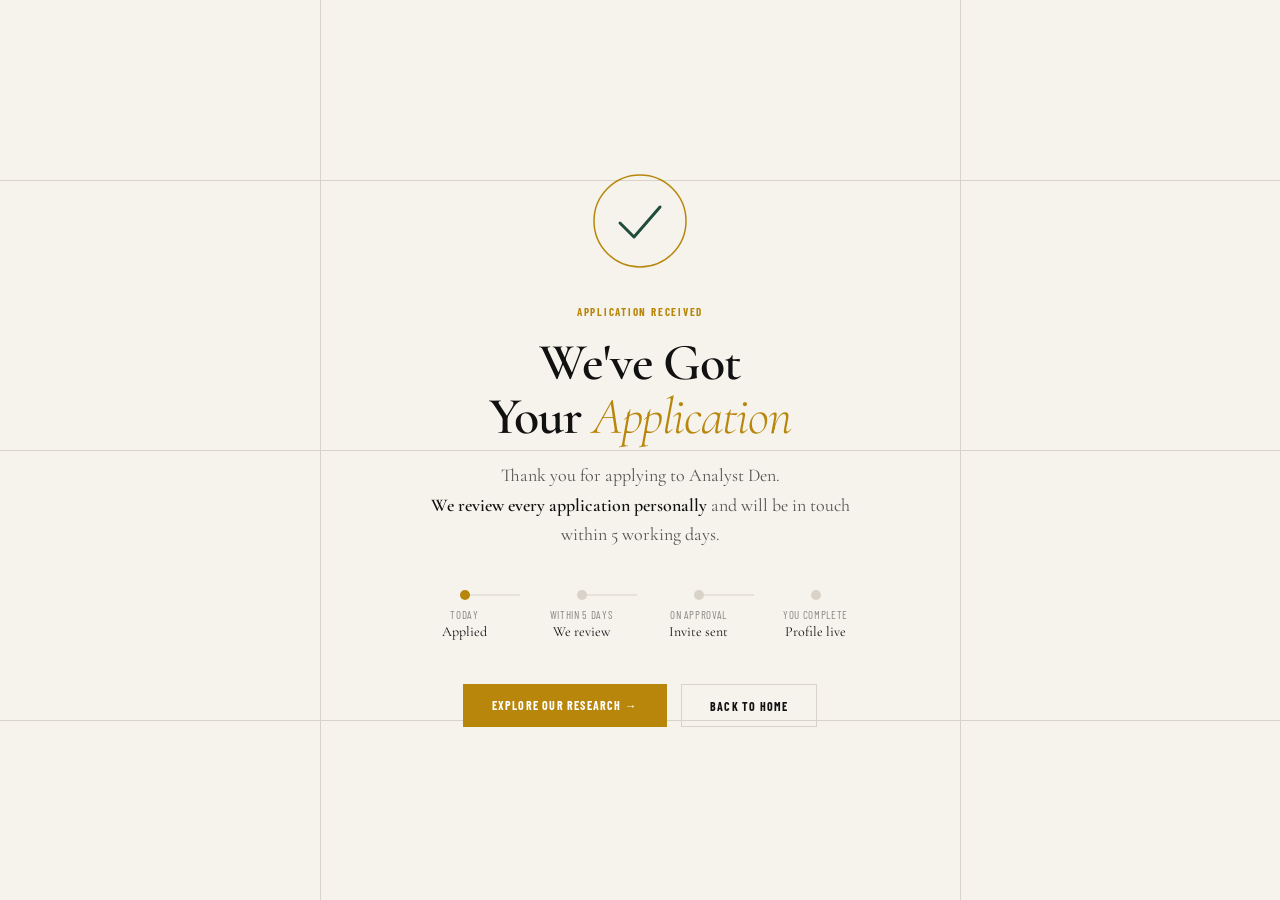
<file: thankyou.html>
<!DOCTYPE html>
<html lang="en">
<head>
<meta charset="UTF-8"/>
<meta name="viewport" content="width=device-width,initial-scale=1.0"/>
<title>Application Received — Analyst Den</title>
<link rel="preconnect" href="https://fonts.googleapis.com"/>
<link href="https://fonts.googleapis.com/css2?family=Cormorant+Garamond:ital,wght@0,300;0,400;0,600;1,300;1,400&family=Barlow+Condensed:wght@400;600;700;800&display=swap" rel="stylesheet"/>
<style>
*,*::before,*::after{box-sizing:border-box;margin:0;padding:0}
:root{
  --ink:#111111;--gold:#B8860B;--forest:#1F4D3A;
  --bg:#F6F3ED;--border:#D8D2C8;
  --font-display:'Cormorant Garamond',Georgia,serif;
  --font-data:'Barlow Condensed',sans-serif;
}
html,body{height:100%;overflow:hidden}
body{
  font-family:var(--font-display);
  background:var(--bg);
  display:flex;align-items:center;justify-content:center;
  min-height:100vh;
  position:relative;
  overflow:hidden;
}

/* ── BACKGROUND ANIMATED LINES ── */
.bg-lines{
  position:absolute;inset:0;overflow:hidden;pointer-events:none;z-index:0;
}
.bg-line{
  position:absolute;background:var(--border);
  animation:lineGrow 1.2s cubic-bezier(.4,0,.2,1) forwards;
  opacity:0;
}
.bg-line.h{height:1px;width:0;left:0}
.bg-line.v{width:1px;height:0;top:0}
@keyframes lineGrow{
  to{opacity:1;width:100%}
}
.bg-line.v{animation-name:lineGrowV}
@keyframes lineGrowV{
  to{opacity:1;height:100%}
}
.bg-line:nth-child(1){top:20%;animation-delay:0.1s}
.bg-line:nth-child(2){top:50%;animation-delay:0.2s}
.bg-line:nth-child(3){top:80%;animation-delay:0.15s}
.bg-line:nth-child(4){left:25%;animation-delay:0.25s}
.bg-line:nth-child(5){left:75%;animation-delay:0.3s}

/* ── GOLD PARTICLES ── */
.particle{
  position:absolute;border-radius:50%;
  background:var(--gold);pointer-events:none;z-index:0;
  animation:float linear infinite;
  opacity:0;
}
@keyframes float{
  0%{transform:translateY(100vh) rotate(0deg);opacity:0}
  10%{opacity:0.6}
  90%{opacity:0.3}
  100%{transform:translateY(-20vh) rotate(360deg);opacity:0}
}

/* ── MAIN CONTENT ── */
.card{
  position:relative;z-index:10;
  text-align:center;
  padding:64px 56px;
  max-width:580px;
  width:100%;
  animation:cardIn 0.6s cubic-bezier(.4,0,.2,1) 0.4s both;
}
@keyframes cardIn{
  from{opacity:0;transform:translateY(32px)}
  to{opacity:1;transform:translateY(0)}
}

/* ── CHECK ANIMATION ── */
.check-wrap{
  width:96px;height:96px;margin:0 auto 36px;
  position:relative;
}
.check-circle{
  width:96px;height:96px;border-radius:50%;
  border:2px solid var(--gold);
  position:absolute;inset:0;
  stroke-dasharray:301;
  stroke-dashoffset:301;
  animation:circleDraw 0.7s cubic-bezier(.4,0,.2,1) 0.6s forwards;
}
@keyframes circleDraw{
  to{stroke-dashoffset:0}
}
.check-svg{
  position:absolute;inset:0;width:100%;height:100%;
  overflow:visible;
}
.check-mark{
  stroke-dasharray:60;stroke-dashoffset:60;
  animation:checkDraw 0.4s cubic-bezier(.4,0,.2,1) 1.3s forwards;
}
@keyframes checkDraw{
  to{stroke-dashoffset:0}
}

/* GOLD RING PULSE */
.check-pulse{
  position:absolute;inset:-8px;border-radius:50%;
  border:1px solid var(--gold);
  opacity:0;
  animation:pulse 1.5s ease-out 1.6s infinite;
}
@keyframes pulse{
  0%{transform:scale(1);opacity:0.6}
  100%{transform:scale(1.4);opacity:0}
}

/* ── TYPOGRAPHY ── */
.tag{
  font-family:var(--font-data);font-weight:700;font-size:11px;
  letter-spacing:0.16em;text-transform:uppercase;
  color:var(--gold);margin-bottom:18px;display:block;
  opacity:0;animation:fadeUp 0.5s ease 1.4s forwards;
}
h1{
  font-family:var(--font-display);font-weight:600;
  font-size:clamp(32px,5vw,52px);line-height:1.05;
  letter-spacing:-0.02em;color:var(--ink);
  margin-bottom:16px;
  opacity:0;animation:fadeUp 0.5s ease 1.5s forwards;
}
h1 em{font-style:italic;font-weight:300;color:var(--gold)}
.sub{
  font-family:var(--font-display);font-size:18px;
  line-height:1.65;color:#555550;
  margin-bottom:40px;max-width:420px;margin-left:auto;margin-right:auto;
  opacity:0;animation:fadeUp 0.5s ease 1.65s forwards;
}
.sub strong{color:var(--ink);font-weight:600}

/* ── TIMELINE ── */
.timeline{
  display:flex;align-items:center;justify-content:center;
  gap:0;margin-bottom:44px;
  opacity:0;animation:fadeUp 0.5s ease 1.8s forwards;
}
.tl-step{text-align:center;flex:1}
.tl-dot{
  width:10px;height:10px;border-radius:50%;
  background:var(--gold);margin:0 auto 8px;
  position:relative;
}
.tl-dot::after{
  content:'';position:absolute;
  top:50%;left:100%;
  width:calc(100% + 40px);height:1px;
  background:var(--border);
  transform:translateY(-50%);
}
.tl-step:last-child .tl-dot::after{display:none}
.tl-label{
  font-family:var(--font-data);font-size:11px;
  letter-spacing:0.06em;text-transform:uppercase;color:#888882;
}
.tl-value{
  font-family:var(--font-display);font-size:14px;
  color:var(--ink);margin-top:2px;
}

/* ── BUTTONS ── */
.actions{
  display:flex;gap:14px;justify-content:center;flex-wrap:wrap;
  opacity:0;animation:fadeUp 0.5s ease 2s forwards;
}
.btn{
  display:inline-flex;align-items:center;gap:8px;
  padding:13px 28px;
  font-family:var(--font-data);font-weight:700;font-size:12px;
  letter-spacing:0.10em;text-transform:uppercase;
  border:1.5px solid;text-decoration:none;
  transition:all 0.22s;cursor:pointer;
}
.btn-primary{background:var(--gold);color:#fff;border-color:var(--gold)}
.btn-primary:hover{opacity:0.88;transform:translateY(-2px)}
.btn-outline{background:transparent;color:var(--ink);border-color:var(--border)}
.btn-outline:hover{border-color:var(--ink);background:var(--ink);color:var(--bg)}

/* ── CONFETTI BURST ── */
.confetti-piece{
  position:absolute;z-index:5;pointer-events:none;
  width:8px;height:8px;
  animation:confettiFall 2s ease-in forwards;
  opacity:0;
}
@keyframes confettiFall{
  0%{opacity:1;transform:translateY(0) rotate(0deg) scale(1)}
  100%{opacity:0;transform:translateY(200px) rotate(720deg) scale(0.5)}
}

@keyframes fadeUp{
  from{opacity:0;transform:translateY(12px)}
  to{opacity:1;transform:translateY(0)}
}
</style>
</head>
<body>

<!-- Background lines -->
<div class="bg-lines">
  <div class="bg-line h"></div>
  <div class="bg-line h"></div>
  <div class="bg-line h"></div>
  <div class="bg-line v"></div>
  <div class="bg-line v"></div>
</div>

<!-- Main card -->
<div class="card">

  <!-- Animated check -->
  <div class="check-wrap">
    <div class="check-pulse"></div>
    <svg class="check-svg" viewBox="0 0 96 96">
      <circle
        class="check-circle"
        cx="48" cy="48" r="46"
        fill="none"
        stroke="var(--gold)"
        stroke-width="1.5"
        stroke-linecap="round"
        transform="rotate(-90 48 48)"
      />
      <polyline
        class="check-mark"
        points="28,50 42,64 68,34"
        fill="none"
        stroke="var(--forest)"
        stroke-width="3"
        stroke-linecap="round"
        stroke-linejoin="round"
      />
    </svg>
  </div>

  <span class="tag">Application Received</span>
  <h1>We've Got<br>Your <em>Application</em></h1>
  <p class="sub">
    Thank you for applying to Analyst Den.<br>
    <strong>We review every application personally</strong> and will be in touch within 5 working days.
  </p>

  <div class="timeline">
    <div class="tl-step">
      <div class="tl-dot"></div>
      <div class="tl-label">Today</div>
      <div class="tl-value">Applied</div>
    </div>
    <div class="tl-step">
      <div class="tl-dot" style="background:var(--border)"></div>
      <div class="tl-label">Within 5 days</div>
      <div class="tl-value">We review</div>
    </div>
    <div class="tl-step">
      <div class="tl-dot" style="background:var(--border)"></div>
      <div class="tl-label">On approval</div>
      <div class="tl-value">Invite sent</div>
    </div>
    <div class="tl-step">
      <div class="tl-dot" style="background:var(--border)"></div>
      <div class="tl-label">You complete</div>
      <div class="tl-value">Profile live</div>
    </div>
  </div>

  <div class="actions">
    <a href="research.html" class="btn btn-primary">Explore Our Research →</a>
    <a href="index.html" class="btn btn-outline">Back to Home</a>
  </div>

</div>

<script>
/* ── PARTICLES ── */
function spawnParticles(){
  const sizes = [4,5,6,3,5,4];
  const delays = [0,0.3,0.6,0.9,1.2,0.5,0.8,1.4,0.2,1.0];
  const durations = [4,5,6,7,5,6,4,7,5,6];
  for(let i=0;i<12;i++){
    const p = document.createElement('div');
    p.className = 'particle';
    const size = sizes[i%sizes.length];
    p.style.cssText = `
      width:${size}px;height:${size}px;
      left:${Math.random()*100}%;
      animation-duration:${durations[i%durations.length]}s;
      animation-delay:${delays[i%delays.length]+1.5}s;
      opacity:0;
    `;
    document.body.appendChild(p);
  }
}

/* ── CONFETTI BURST on check complete ── */
function burst(){
  const colors = ['#B8860B','#1F4D3A','#D4A820','#C4891F','#F6F3ED'];
  const cx = window.innerWidth/2;
  const cy = window.innerHeight/2;
  for(let i=0;i<24;i++){
    const c = document.createElement('div');
    c.className = 'confetti-piece';
    const angle = (i/24)*360;
    const dist  = 80 + Math.random()*60;
    const rad   = angle*(Math.PI/180);
    const tx    = cx + Math.cos(rad)*dist;
    const ty    = cy + Math.sin(rad)*dist - 80;
    c.style.cssText = `
      left:${cx}px;top:${cy-80}px;
      background:${colors[i%colors.length]};
      border-radius:${Math.random()>0.5?'50%':'2px'};
      animation-delay:1.6s;
      animation-duration:${1.5+Math.random()}s;
      transform-origin:center;
    `;
    c.style.setProperty('--tx', tx+'px');
    c.style.setProperty('--ty', ty+'px');
    document.body.appendChild(c);
    setTimeout(()=>c.remove(), 4000);
  }
}

spawnParticles();
setTimeout(burst, 100);
</script>
</body>
</html>
</file>
<file: styles.css>
/* ═══════════════════════════════════════════════════
   ANALYST DEN — EDITORIAL RESEARCH INSTITUTION
   Typography: Cormorant Garamond (display) + Lora (body) + Barlow Condensed (data/UI)
   Palette: Parchment · Ink · Research Gold · Forest · Data Blue
   Aesthetic: African Editorial Institutionalism — FT meets Afro-academic press
═══════════════════════════════════════════════════ */

@import url('https://fonts.googleapis.com/css2?family=Cormorant+Garamond:ital,wght@0,300;0,400;0,500;0,600;0,700;1,300;1,400;1,500;1,600&family=Lora:ital,wght@0,400;0,500;0,600;1,400;1,500&family=Barlow+Condensed:wght@300;400;500;600;700;800&display=swap');

/* ─── TOKENS ─── */
:root {
  --parchment:   #F6F3ED;
  --parchment-dk:#EDE8DE;
  --ink:         #111111;
  --ink-mid:     #3A3832;
  --ink-light:   #6B6560;
  --ink-faint:   #9E9890;
  --rule:        #D8D2C8;
  --rule-dark:   #C4BDB0;
  --gold:        #B8860B;
  --gold-lt:     rgba(184,134,11,0.10);
  --gold-glow:   rgba(184,134,11,0.20);
  --forest:      #1F4D3A;
  --forest-lt:   rgba(31,77,58,0.08);
  --blue:        #0F4C81;
  --blue-lt:     rgba(15,76,129,0.08);
  --white:       #FFFFFF;

  --font-display: 'Cormorant Garamond', 'Georgia', serif;
  --font-body:    'Lora', 'Georgia', serif;
  --font-data:    'Barlow Condensed', 'Arial Narrow', sans-serif;

  --max-w: 1240px;
  --col-gap: 32px;
  --section-v: 88px;

  --ease: cubic-bezier(.25,.46,.45,.94);
  --ease-out: cubic-bezier(0,0,.2,1);
  --t: 0.24s;
  --t-slow: 0.48s;

  /* light mode (default) */
  --bg:       var(--parchment);
  --bg-alt:   var(--parchment-dk);
  --bg-card:  var(--white);
  --text:     var(--ink);
  --text-mid: var(--ink-mid);
  --text-lt:  var(--ink-light);
  --text-xs:  var(--ink-faint);
  --border:   var(--rule);
  --border-dk:var(--rule-dark);
  --header-bg:rgba(246,243,237,0.92);
}

[data-theme="dark"] {
  --bg:       #0E0D0B;
  --bg-alt:   #161410;
  --bg-card:  #1C1A16;
  --text:     #F0ECE3;
  --text-mid: #C8C2B4;
  --text-lt:  #8A8478;
  --text-xs:  #5C5850;
  --border:   #2E2C26;
  --border-dk:#3E3C36;
  --header-bg:rgba(14,13,11,0.92);
  --gold:     #D4A820;
  --gold-lt:  rgba(212,168,32,0.10);
  --forest:   #2A6B50;
  --blue:     #2A6BAA;
  --parchment:#F0ECE3;
}

/* ─── RESET ─── */
*,*::before,*::after { box-sizing:border-box; margin:0; padding:0 }
html { scroll-behavior:smooth; font-size:16px }
body {
  font-family: var(--font-body);
  background: var(--bg);
  color: var(--text);
  line-height: 1.7;
  overflow-x: hidden;
  transition: background var(--t-slow), color var(--t-slow);
  animation: pageIn 0.5s var(--ease) both;
}
@keyframes pageIn { from { opacity:0; transform:translateY(12px) } to { opacity:1; transform:translateY(0) } }
@keyframes pageOut { to { opacity:0; transform:translateY(-8px) } }

img { display:block; max-width:100%; }
a { color:inherit; text-decoration:none }
button { cursor:pointer; font-family:inherit; border:none; background:none }

/* ─── LAYOUT ─── */
.container { max-width:var(--max-w); margin:0 auto; padding:0 40px }
.container--narrow { max-width:860px; margin:0 auto; padding:0 40px }

/* ─── TYPOGRAPHY SCALE ─── */
.t-display {
  font-family: var(--font-display);
  font-weight: 600;
  font-size: clamp(44px, 6vw, 84px);
  line-height: 0.98;
  letter-spacing: -0.02em;
  color: var(--text);
}
.t-display em { font-style:italic; color:var(--gold); font-weight:300 }

.t-headline {
  font-family: var(--font-display);
  font-weight: 600;
  font-size: clamp(28px, 3.5vw, 46px);
  line-height: 1.08;
  letter-spacing: -0.015em;
  color: var(--text);
}
.t-headline em { font-style:italic; font-weight:300 }

.t-title {
  font-family: var(--font-display);
  font-weight: 600;
  font-size: clamp(18px, 2vw, 26px);
  line-height: 1.2;
  letter-spacing: -0.01em;
  color: var(--text);
}

.t-body { font-family:var(--font-body); font-size:16px; line-height:1.78; color:var(--text-mid) }
.t-body-sm { font-family:var(--font-body); font-size:14px; line-height:1.7; color:var(--text-mid) }

.t-label {
  font-family: var(--font-data);
  font-weight: 600;
  font-size: 11px;
  letter-spacing: 0.14em;
  text-transform: uppercase;
  color: var(--text-lt);
}
.t-label--gold { color:var(--gold) }
.t-label--forest { color:var(--forest) }

.t-data {
  font-family: var(--font-data);
  font-weight: 800;
  font-size: clamp(42px, 5vw, 72px);
  line-height: 1;
  letter-spacing: -0.02em;
  color: var(--text);
}

/* ─── DIVIDER ─── */
.rule { width:100%; height:1px; background:var(--border); margin:0 }
.rule--gold { background:var(--gold); height:2px; width:48px }
.rule--thick { height:2px; background:var(--border-dk) }

/* ─── HEADER ─── */
.site-header {
  position: sticky; top:0; z-index:200;
  height: 64px;
  display: flex; align-items:center;
  background: var(--header-bg);
  backdrop-filter: blur(14px);
  -webkit-backdrop-filter: blur(14px);
  border-bottom: 1px solid var(--border);
  transition: background var(--t-slow), border-color var(--t-slow);
}
.header-inner {
  display: flex; align-items:center; justify-content:space-between;
  width:100%;
}
.header-logo {
  display:flex; align-items:center; gap:10px;
  font-family:var(--font-display); font-weight:700; font-size:18px;
  color:var(--text); letter-spacing:-0.01em;
  text-decoration:none;
}
.header-logo img { height:38px; width:auto; filter:drop-shadow(0 1px 2px rgba(0,0,0,0.12)) }
[data-theme="dark"] .header-logo img { filter:brightness(1.1) drop-shadow(0 1px 4px rgba(212,168,32,0.25)) }

.header-nav { display:flex; align-items:center; gap:0 }
.header-nav a {
  font-family: var(--font-data);
  font-weight: 600; font-size:13px;
  letter-spacing:0.04em; text-transform:uppercase;
  color: var(--text-lt);
  padding: 0 14px; height:64px;
  display:flex; align-items:center;
  border-bottom: 2px solid transparent;
  transition: color var(--t), border-color var(--t);
}
.header-nav a:hover { color:var(--text); border-bottom-color:var(--gold) }
.header-nav a.active { color:var(--text); border-bottom-color:var(--ink) }
[data-theme="dark"] .header-nav a.active { border-bottom-color:var(--gold) }

.header-right { display:flex; align-items:center; gap:8px }

/* theme toggle */
.theme-toggle {
  width:36px; height:36px; border-radius:50%;
  border:1px solid var(--border); background:transparent;
  display:flex; align-items:center; justify-content:center;
  font-size:15px; transition:all var(--t); flex-shrink:0;
  position:relative; overflow:hidden;
}
.theme-toggle:hover { border-color:var(--gold); background:var(--gold-lt) }
.theme-toggle .icon-sun,.theme-toggle .icon-moon {
  position:absolute; transition:transform 0.3s var(--ease), opacity 0.3s
}
.theme-toggle .icon-sun  { transform:rotate(0) scale(1); opacity:1 }
.theme-toggle .icon-moon { transform:rotate(90deg) scale(0.4); opacity:0 }
[data-theme="dark"] .theme-toggle .icon-sun  { transform:rotate(-90deg) scale(0.4); opacity:0 }
[data-theme="dark"] .theme-toggle .icon-moon { transform:rotate(0) scale(1); opacity:1 }

.header-cta {
  font-family:var(--font-data); font-weight:700; font-size:12px;
  letter-spacing:0.08em; text-transform:uppercase;
  padding:8px 18px; border:1.5px solid var(--ink);
  color:var(--text); transition:all var(--t);
}
.header-cta:hover { background:var(--ink); color:var(--bg) }
[data-theme="dark"] .header-cta { border-color:var(--border); }
[data-theme="dark"] .header-cta:hover { background:var(--text); color:var(--bg) }

.menu-toggle {
  display:none; border:1px solid var(--border);
  padding:7px 10px; font-size:18px; color:var(--text);
  transition:border-color var(--t);
}
.menu-toggle:hover { border-color:var(--gold) }

/* mobile menu */
.mobile-menu {
  position:fixed; top:0; left:-110%; width:min(320px,88%); height:100%;
  background:var(--bg); border-right:1px solid var(--border);
  z-index:999; padding:32px 28px; overflow-y:auto;
  display:flex; flex-direction:column;
  transition:left 0.36s var(--ease), background var(--t-slow);
}
.mobile-menu.open { left:0 }
.mobile-overlay {
  display:none; position:fixed; inset:0;
  background:rgba(0,0,0,0.55); z-index:998; backdrop-filter:blur(3px)
}
.mobile-overlay.open { display:block }
.mobile-close {
  align-self:flex-end; font-size:22px; color:var(--text-lt);
  margin-bottom:32px; padding:4px; transition:color var(--t)
}
.mobile-close:hover { color:var(--gold) }
.mobile-menu a {
  font-family:var(--font-data); font-weight:600; font-size:15px;
  letter-spacing:0.06em; text-transform:uppercase;
  padding:14px 0; border-bottom:1px solid var(--border);
  color:var(--text-mid); transition:color var(--t), padding-left var(--t);
}
.mobile-menu a:hover,.mobile-menu a.active { color:var(--gold); padding-left:6px }

/* ─── BUTTONS ─── */
.btn {
  display:inline-flex; align-items:center; gap:10px;
  font-family:var(--font-data); font-weight:700; font-size:12px;
  letter-spacing:0.10em; text-transform:uppercase;
  padding:13px 28px; border:1.5px solid; cursor:pointer;
  transition:all var(--t); text-decoration:none;
  position:relative; overflow:hidden;
}
.btn::after {
  content:''; position:absolute; inset:0;
  background:currentColor; opacity:0; transition:opacity var(--t);
}
.btn:hover::after { opacity:0.06 }

.btn--primary { background:var(--gold); color:#fff; border-color:var(--gold) }
.btn--primary:hover { background:var(--gold-dk, #9A700A); border-color:var(--gold-dk, #9A700A); transform:translateY(-1px) }

.btn--forest { background:var(--forest); color:#fff; border-color:var(--forest) }
.btn--forest:hover { opacity:0.9; transform:translateY(-1px) }

.btn--outline { background:transparent; color:var(--text); border-color:var(--border-dk) }
.btn--outline:hover { border-color:var(--ink); background:var(--ink); color:var(--bg) }
[data-theme="dark"] .btn--outline:hover { background:var(--text); color:var(--bg) }

.btn--ghost { background:transparent; color:var(--gold); border-color:var(--gold) }
.btn--ghost:hover { background:var(--gold); color:#fff }

.btn-arrow {
  display:inline-flex; align-items:center; gap:8px;
  font-family:var(--font-data); font-weight:700; font-size:12px;
  letter-spacing:0.10em; text-transform:uppercase;
  color:var(--gold); text-decoration:none;
  transition:gap var(--t), opacity var(--t);
}
.btn-arrow:hover { gap:14px; opacity:0.8 }
.btn-arrow::after { content:'→'; font-size:14px }

/* ─── SCROLL REVEAL ─── */
.reveal {
  opacity:0; transform:translateY(28px);
  transition:opacity 0.65s var(--ease), transform 0.65s var(--ease);
}
.reveal.visible { opacity:1; transform:translateY(0) }
.reveal-d1 { transition-delay:0.08s }
.reveal-d2 { transition-delay:0.16s }
.reveal-d3 { transition-delay:0.24s }
.reveal-d4 { transition-delay:0.32s }

/* ─── SECTION CHROME ─── */
.section-eyebrow {
  display:flex; align-items:center; gap:12px; margin-bottom:24px;
}
.eyebrow-line { flex:1; height:1px; background:var(--border) }
.eyebrow-text {
  font-family:var(--font-data); font-weight:700; font-size:10px;
  letter-spacing:0.18em; text-transform:uppercase; color:var(--text-lt);
  white-space:nowrap;
}

/* ─── STATUS TAGS ─── */
.tag {
  display:inline-block; font-family:var(--font-data);
  font-weight:700; font-size:10px; letter-spacing:0.12em;
  text-transform:uppercase; padding:3px 10px;
}
.tag--active  { background:var(--forest); color:#fff }
.tag--ongoing { background:var(--gold-lt); color:var(--gold); border:1px solid var(--gold) }
.tag--planned { background:var(--bg-alt); color:var(--text-lt); border:1px solid var(--border) }
.tag--completed { background:var(--blue-lt); color:var(--blue); border:1px solid var(--blue) }

/* ─── HERO ─── */
/* Two-column: text+metrics LEFT | field image RIGHT */
.hero {
  display:grid;
  grid-template-columns:1fr 1fr;
  min-height:calc(100vh - 64px);
  border-bottom:1px solid var(--border);
  overflow:hidden;
  position:relative;
}
.hero::before {
  content:'';
  position:absolute; inset:0;
  background:repeating-linear-gradient(
    0deg, transparent, transparent 79px, var(--border) 80px
  );
  opacity:0.18; pointer-events:none; z-index:0;
}

/* LEFT COLUMN */
.hero-left {
  padding:64px 56px 56px 40px;
  display:flex; flex-direction:column; justify-content:space-between;
  border-right:1px solid var(--border);
  position:relative; z-index:1;
}
.hero-content { flex:1 }
.hero-kicker {
  font-family:var(--font-data); font-weight:600; font-size:11px;
  letter-spacing:0.16em; text-transform:uppercase; color:var(--gold);
  display:flex; align-items:center; gap:10px; margin-bottom:28px;
}
.hero-kicker::before { content:''; width:32px; height:2px; background:var(--gold); flex-shrink:0 }
.hero h1 {
  font-family:var(--font-display); font-weight:600;
  font-size:clamp(42px,4.5vw,72px); line-height:0.97;
  letter-spacing:-0.025em; color:var(--text); margin-bottom:24px;
}
.hero h1 em { font-style:italic; font-weight:300; color:var(--gold) }
.hero-sub {
  font-family:var(--font-body); font-size:16px; line-height:1.7;
  color:var(--text-mid); margin-bottom:36px; max-width:440px;
}
.hero-sub strong { color:var(--text); font-weight:600 }
.hero-actions { display:flex; gap:12px; flex-wrap:wrap }

/* Metrics grid — 2×2 inside hero left */
.hero-metrics {
  display:grid; grid-template-columns:1fr 1fr;
  border-top:1px solid var(--border); margin-top:52px;
}
.hero-metric {
  padding:20px 0 0;
  border-top:3px solid transparent;
  transition:border-color var(--t);
}
.hero-metric:hover { border-top-color:var(--gold) }
.hero-metric:nth-child(odd)  { padding-right:24px; border-right:1px solid var(--border) }
.hero-metric:nth-child(even) { padding-left:24px }
.hero-metric:nth-child(n+3)  { margin-top:20px }
.metric-num {
  font-family:var(--font-data); font-weight:800;
  font-size:clamp(32px,3vw,50px); line-height:1; color:var(--text); margin-bottom:4px;
}
.metric-num sup { font-size:0.5em; vertical-align:super }
.metric-label {
  font-family:var(--font-data); font-weight:400; font-size:11px;
  letter-spacing:0.08em; text-transform:uppercase; color:var(--text-lt);
}

/* RIGHT COLUMN — image fills full height */
.hero-right {
  display:flex; flex-direction:column;
  position:relative; z-index:1; overflow:hidden;
}
.hero-img-panel {
  flex:1; overflow:hidden; position:relative;
}
.hero-img-panel img {
  width:100%; height:100%;
  object-fit:cover; object-position:center top;
  display:block;
  transition:transform 0.6s var(--ease);
}
.hero-right:hover .hero-img-panel img { transform:scale(1.02) }
.hero-caption {
  padding:16px 24px; background:var(--bg-alt);
  border-top:1px solid var(--border);
  display:flex; align-items:center; gap:12px; flex-shrink:0;
}
.hero-tag {
  font-family:var(--font-data); font-weight:700; font-size:10px;
  letter-spacing:0.14em; text-transform:uppercase;
  background:var(--forest); color:#fff; padding:4px 10px; white-space:nowrap;
}
.hero-caption-text { font-family:var(--font-body); font-size:13px; color:var(--text-mid); line-height:1.4 }

/* Remove old unused classes */
.hero-image-wrap { display:none }
.hero-image { display:none }

/* ─── FEATURED RESEARCH STRIP ─── */
/* Two-column: featured project LEFT | insights list RIGHT */
.featured-strip {
  display:grid;
  grid-template-columns:1.35fr 1fr;
  border-bottom:1px solid var(--border);
  border-top:0;
}

/* LEFT: big feature */
.featured-main {
  display:flex; flex-direction:column;
  border-right:1px solid var(--border);
  text-decoration:none; color:inherit;
  overflow:hidden;
  transition:background var(--t);
}
.featured-main:hover { background:var(--bg-alt) }
.featured-main-img {
  width:100%; overflow:hidden; flex-shrink:0;
  border-bottom:1px solid var(--border);
}
.featured-main-img img {
  width:100%; height:auto; display:block;
  /* show full image, no crop */
  object-fit:contain; object-position:center top;
  transition:transform 0.6s var(--ease);
  background:var(--bg-alt);
}
.featured-main:hover .featured-main-img img { transform:scale(1.02) }
.featured-main-body {
  padding:28px 32px; flex:1;
  border-top:3px solid var(--gold);
}
.featured-main-body .t-label { color:var(--text-lt); margin-bottom:10px }
.featured-main-title {
  font-family:var(--font-display); font-weight:600;
  font-size:clamp(18px,1.8vw,24px); line-height:1.18;
  color:var(--text); margin-bottom:10px; letter-spacing:-0.01em;
}
.featured-main-desc { font-family:var(--font-body); font-size:14px; color:var(--text-mid); line-height:1.65; margin-bottom:18px }
.featured-main-body .btn-arrow { color:var(--gold) }

/* RIGHT: insights list */
.featured-list { display:flex; flex-direction:column }
.featured-list-header {
  padding:18px 28px; border-bottom:1px solid var(--border);
  display:flex; align-items:center;
}
.featured-list-footer {
  padding:18px 28px; border-top:1px solid var(--border); margin-top:auto;
}
.featured-item {
  display:grid; grid-template-columns:1fr auto;
  gap:12px; align-items:start;
  padding:20px 28px; border-bottom:1px solid var(--border);
  text-decoration:none; color:inherit;
  transition:background var(--t);
}
.featured-item:hover { background:var(--bg-alt) }
.featured-item-cat {
  font-family:var(--font-data); font-weight:700; font-size:10px;
  letter-spacing:0.12em; text-transform:uppercase; color:var(--gold); margin-bottom:5px;
}
.featured-item-title {
  font-family:var(--font-display); font-weight:600;
  font-size:16px; line-height:1.25; color:var(--text); margin-bottom:5px;
}
.featured-item-title em { font-style:italic; font-weight:300 }
.featured-item:hover .featured-item-title { color:var(--gold) }
.featured-item-desc { font-family:var(--font-body); font-size:13px; color:var(--text-lt); line-height:1.5 }
.featured-item-date {
  font-family:var(--font-data); font-size:11px; letter-spacing:0.06em;
  color:var(--text-xs); white-space:nowrap; margin-top:2px;
}

/* ─── SECTION ─── */
section { padding:var(--section-v) 0 }
section + section { border-top:1px solid var(--border) }

/* ─── PROJECT TABLE ROWS ─── */
.project-row {
  display:grid; grid-template-columns:40px 1fr 140px 140px 120px;
  align-items:center; gap:20px;
  padding:20px 0; border-bottom:1px solid var(--border);
  transition:background var(--t);
}
.project-row:hover { background:var(--bg-alt); padding-left:8px; padding-right:8px }
.project-row-num {
  font-family:var(--font-data); font-weight:800; font-size:13px;
  color:var(--text-xs);
}
.project-row-title {
  font-family:var(--font-display); font-weight:600; font-size:20px;
  line-height:1.2; color:var(--text); letter-spacing:-0.01em;
}
.project-row-title em { font-style:italic; font-weight:300 }
.project-row-meta { font-family:var(--font-data); font-size:12px; color:var(--text-lt); letter-spacing:0.04em }
.project-row:hover .project-row-title { color:var(--gold) }

/* ─── EDITORIAL PROJECT CARDS ─── */
.project-cards-grid {
  display:grid; grid-template-columns:repeat(3,1fr);
  gap:0; border:1px solid var(--border);
}
.project-card-ed {
  border-right:1px solid var(--border);
  display:flex; flex-direction:column;
  transition:background var(--t);
  overflow:hidden;
}
.project-card-ed:last-child { border-right:none }
.project-card-ed:hover { background:var(--bg-alt) }

/* Image — full width, full image visible, no crop */
.project-card-img {
  width:100%; overflow:hidden;
  border-bottom:1px solid var(--border);
  background:var(--bg-alt); flex-shrink:0;
}
.project-card-img img {
  width:100%; height:auto; display:block;
  object-fit:contain; object-position:center top;
  transition:transform 0.55s var(--ease);
}
.project-card-ed:hover .project-card-img img { transform:scale(1.03) }

/* Body */
.project-card-body {
  padding:22px; flex:1; display:flex; flex-direction:column; gap:8px;
}
.project-card-meta {
  display:flex; align-items:center; gap:8px; flex-wrap:wrap;
}
.project-card-title {
  font-family:var(--font-display); font-weight:600;
  font-size:18px; line-height:1.22; color:var(--text); letter-spacing:-0.01em;
}
.project-card-desc {
  font-family:var(--font-body); font-size:13px; color:var(--text-mid);
  line-height:1.65; flex:1;
}
.project-card-footer {
  display:flex; align-items:center; justify-content:space-between;
  padding-top:14px; border-top:1px solid var(--border); margin-top:auto;
}
.project-card-stat {
  font-family:var(--font-data); font-size:11px;
  letter-spacing:0.06em; text-transform:uppercase; color:var(--text-xs);
}

.projects-section { padding:var(--section-v) 0; border-top:1px solid var(--border) }
.contributors-home { padding:var(--section-v) 0; border-top:1px solid var(--border) }

/* ─── CONTRIBUTORS STRIP ─── */
.contributors-strip { display:flex; border:1px solid var(--border) }
.contributor-col {
  flex:1; padding:28px 24px; border-right:1px solid var(--border);
  text-align:center; transition:background var(--t);
}
.contributor-col:last-child { border-right:none }
.contributor-col:hover { background:var(--bg-alt) }
.contributor-avatar {
  width:72px; height:72px; border-radius:50%;
  overflow:hidden; margin:0 auto 14px;
  border:2px solid var(--border);
  transition:border-color var(--t), transform var(--t);
}
.contributor-col:hover .contributor-avatar { border-color:var(--gold); transform:scale(1.05) }
.contributor-avatar img { width:100%; height:100%; object-fit:cover }
.contributor-name {
  font-family:var(--font-display); font-weight:600; font-size:16px;
  color:var(--text); margin-bottom:2px;
}
.contributor-role { font-family:var(--font-data); font-size:11px; letter-spacing:0.08em; text-transform:uppercase; color:var(--text-lt) }

/* ─── PAGE HERO ─── */
.page-hero {
  background:var(--ink); color:#fff;
  padding:72px 0 64px; position:relative; overflow:hidden;
  border-bottom:3px solid var(--gold);
}
[data-theme="dark"] .page-hero { background:var(--bg-alt); border-bottom-color:var(--gold) }
.page-hero::before {
  content:''; position:absolute; inset:0;
  background:repeating-linear-gradient(
    90deg, transparent, transparent 119px,
    rgba(255,255,255,0.03) 120px
  );
  pointer-events:none;
}
.page-hero-inner { position:relative; z-index:1 }
.page-hero h1 {
  font-family:var(--font-display); font-weight:600;
  font-size:clamp(36px,5vw,68px); line-height:1.0;
  letter-spacing:-0.025em; color:#fff; margin-bottom:16px;
}
[data-theme="dark"] .page-hero h1 { color:var(--text) }
.page-hero p { font-family:var(--font-body); font-size:17px; color:rgba(255,255,255,0.65); max-width:560px }
[data-theme="dark"] .page-hero p { color:var(--text-mid) }
.page-hero .t-label { color:rgba(255,255,255,0.45); margin-bottom:16px }
[data-theme="dark"] .page-hero .t-label { color:var(--text-lt) }

/* ─── FILTER BAR ─── */
.filter-bar {
  display:flex; align-items:center; gap:0;
  border:1px solid var(--border); overflow:hidden;
  flex-wrap:wrap;
}
.filter-btn {
  font-family:var(--font-data); font-weight:600; font-size:12px;
  letter-spacing:0.08em; text-transform:uppercase;
  padding:11px 20px; border-right:1px solid var(--border);
  color:var(--text-lt); background:transparent;
  transition:all var(--t); white-space:nowrap;
}
.filter-btn:last-child { border-right:none }
.filter-btn:hover { background:var(--bg-alt); color:var(--text) }
.filter-btn.active { background:var(--ink); color:var(--parchment) }
[data-theme="dark"] .filter-btn.active { background:var(--gold); color:#111 }

/* ─── PUBLICATIONS ─── */
.pub-grid { display:grid; grid-template-columns:repeat(3,1fr); gap:0; border:1px solid var(--border) }
.pub-card {
  padding:28px; border-right:1px solid var(--border);
  border-bottom:1px solid var(--border); display:flex; flex-direction:column;
  transition:background var(--t);
}
.pub-card:hover { background:var(--bg-alt) }
.pub-card:nth-child(3n) { border-right:none }
.pub-tag {
  display:inline-block; font-family:var(--font-data); font-weight:700;
  font-size:10px; letter-spacing:0.12em; text-transform:uppercase;
  padding:3px 8px; background:var(--forest); color:#fff; margin-bottom:14px;
}
.pub-title {
  font-family:var(--font-display); font-weight:600; font-size:18px;
  line-height:1.25; color:var(--text); margin-bottom:10px; flex:1;
}
.pub-meta { font-family:var(--font-data); font-size:11px; letter-spacing:0.06em; color:var(--text-xs) }
.pub-download {
  margin-top:16px; padding-top:14px; border-top:1px solid var(--border);
  font-family:var(--font-data); font-weight:700; font-size:11px;
  letter-spacing:0.10em; text-transform:uppercase;
  color:var(--gold); display:flex; align-items:center; gap:6px;
}
.pub-download:hover { opacity:0.75 }

/* ─── CONTENT SECTIONS ─── */
.content-two-col {
  display:grid; grid-template-columns:1fr 1fr;
  gap:64px; align-items:start;
}
.content-three-col { display:grid; grid-template-columns:repeat(3,1fr); gap:40px }

/* ─── CONTRIBUTOR PROFILES ─── */
.contributor-grid { display:grid; grid-template-columns:repeat(4,1fr); gap:0; border:1px solid var(--border) }
.contributor-profile {
  padding:28px 24px; border-right:1px solid var(--border); border-bottom:1px solid var(--border);
  text-align:center; text-decoration:none; color:var(--text);
  display:flex; flex-direction:column; align-items:center;
  transition:background var(--t);
}
.contributor-profile:nth-child(4n) { border-right:none }
.contributor-profile:hover { background:var(--bg-alt) }
.contributor-profile-avatar {
  width:88px; height:88px; border-radius:50%; overflow:hidden;
  border:2px solid var(--border); margin-bottom:14px;
  transition:border-color var(--t), transform var(--t);
}
.contributor-profile:hover .contributor-profile-avatar { border-color:var(--gold); transform:scale(1.04) }
.contributor-profile-avatar img { width:100%; height:100%; object-fit:cover }
.contributor-profile-name { font-family:var(--font-display); font-weight:600; font-size:16px; margin-bottom:3px }
.contributor-profile-role { font-family:var(--font-data); font-size:11px; letter-spacing:0.08em; text-transform:uppercase; color:var(--text-lt) }

/* ─── CONTACT / FORMS ─── */
.form-grid { display:grid; grid-template-columns:1fr 1fr; gap:0; border:1px solid var(--border) }
.form-side { padding:48px }
.form-side:first-child { border-right:1px solid var(--border) }
.form-group { margin-bottom:20px }
.form-label {
  display:block; font-family:var(--font-data); font-weight:700;
  font-size:11px; letter-spacing:0.12em; text-transform:uppercase;
  color:var(--text-lt); margin-bottom:8px;
}
.form-input, .form-textarea, .form-select {
  width:100%; padding:12px 14px;
  border:1.5px solid var(--border); background:var(--bg-card);
  font-family:var(--font-body); font-size:15px; color:var(--text);
  transition:border-color var(--t), background var(--t);
  outline:none; appearance:none;
}
.form-input:focus,.form-textarea:focus,.form-select:focus {
  border-color:var(--gold); background:var(--bg);
}
.form-textarea { min-height:120px; resize:vertical }

/* ─── PROCESS STEPS ─── */
.process-row { display:grid; grid-template-columns:80px 1fr; gap:28px; padding:36px 0; border-bottom:1px solid var(--border) }
.process-num {
  font-family:var(--font-data); font-weight:800; font-size:48px;
  color:var(--gold); line-height:1; opacity:0.5; transition:opacity var(--t);
}
.process-row:hover .process-num { opacity:1 }
.process-row:hover { padding-left:8px }
.process-content h3 { font-family:var(--font-display); font-weight:600; font-size:22px; margin-bottom:8px }
.process-content p { font-family:var(--font-body); font-size:15px; color:var(--text-mid); line-height:1.7 }

/* ─── FOOTER ─── */
.site-footer {
  background:var(--ink); color:rgba(255,255,255,0.6);
  padding:56px 0 40px; border-top:3px solid var(--gold);
}
[data-theme="dark"] .site-footer { background:var(--bg-alt); border-top-color:var(--border) }
.footer-grid {
  display:grid; grid-template-columns:2fr 1fr 1fr 1fr; gap:48px;
  padding-bottom:48px; border-bottom:1px solid rgba(255,255,255,0.1);
  margin-bottom:32px;
}
[data-theme="dark"] .footer-grid { border-bottom-color:var(--border) }
.footer-brand .footer-logo {
  font-family:var(--font-display); font-weight:700; font-size:20px;
  color:#fff; margin-bottom:12px; display:block;
}
[data-theme="dark"] .footer-brand .footer-logo { color:var(--text) }
.footer-brand p { font-family:var(--font-body); font-size:14px; line-height:1.65; max-width:280px }
.footer-col-title {
  font-family:var(--font-data); font-weight:700; font-size:11px;
  letter-spacing:0.14em; text-transform:uppercase; color:#fff;
  margin-bottom:16px;
}
[data-theme="dark"] .footer-col-title { color:var(--text) }
.footer-col a {
  display:block; font-family:var(--font-body); font-size:13px;
  color:rgba(255,255,255,0.55); margin-bottom:8px;
  transition:color var(--t);
}
[data-theme="dark"] .footer-col a { color:var(--text-lt) }
.footer-col a:hover { color:#fff }
[data-theme="dark"] .footer-col a:hover { color:var(--gold) }
.footer-bottom {
  display:flex; justify-content:space-between; align-items:center;
  font-family:var(--font-data); font-size:11px; letter-spacing:0.06em;
  text-transform:uppercase; opacity:0.45;
}

/* ─── BREADCRUMB ─── */
.breadcrumb {
  display:flex; align-items:center; gap:8px; padding:16px 0;
  font-family:var(--font-data); font-size:12px; letter-spacing:0.06em;
  text-transform:uppercase; color:var(--text-lt);
  border-bottom:1px solid var(--border); margin-bottom:0;
}
.breadcrumb a { color:var(--text-lt); transition:color var(--t) }
.breadcrumb a:hover { color:var(--gold) }
.breadcrumb span { color:var(--text) }
.breadcrumb-sep { opacity:0.4 }

/* ─── ABOUT PAGE ─── */
.about-split { display:flex; flex-direction:column; }
.about-split-text { padding:56px 40px; }
.about-split-visual {
  width:100%; overflow:hidden; border-top:1px solid var(--border);
}
.about-split-visual img {
  width:100%; height:auto; display:block;
  max-height:420px; object-fit:cover; object-position:center;
}

/* ─── DATA NUMBERS ─── */
.data-numbers { display:grid; grid-template-columns:repeat(4,1fr); border:1px solid var(--border) }
.data-number-col { padding:36px 32px; border-right:1px solid var(--border); }
.data-number-col:last-child { border-right:none }
.data-number { font-family:var(--font-data); font-weight:800; font-size:52px; line-height:1; color:var(--text); margin-bottom:6px }
.data-number-label { font-family:var(--font-data); font-size:12px; letter-spacing:0.08em; text-transform:uppercase; color:var(--text-lt) }

/* ─── ROLE CARDS ─── */
.role-cards { display:grid; grid-template-columns:repeat(3,1fr); gap:0; border:1px solid var(--border) }
.role-card {
  padding:32px 28px; border-right:1px solid var(--border);
  border-bottom:1px solid var(--border); cursor:pointer;
  transition:background var(--t); position:relative;
}
.role-card:hover { background:var(--bg-alt) }
.role-card.selected { background:var(--gold-lt); border-color:var(--gold) }
.role-card.selected::after { content:'✓'; position:absolute; top:14px; right:16px; font-family:var(--font-data); font-weight:800; font-size:16px; color:var(--gold) }
.role-icon { font-size:24px; margin-bottom:14px }
.role-card h3 { font-family:var(--font-display); font-weight:600; font-size:19px; margin-bottom:8px }
.role-card p { font-family:var(--font-body); font-size:13px; color:var(--text-mid); line-height:1.6 }
.role-badge {
  display:inline-block; margin-top:12px; padding:3px 9px;
  font-family:var(--font-data); font-weight:700; font-size:10px;
  letter-spacing:0.10em; text-transform:uppercase;
  border:1px solid var(--border); color:var(--text-lt);
}

/* ─── PERKS ─── */
.perks-panel { background:var(--ink); padding:48px }
[data-theme="dark"] .perks-panel { background:var(--bg-card); border:1px solid var(--border) }
.perks-panel h2 { font-family:var(--font-display); font-weight:600; font-size:28px; color:#fff; margin-bottom:8px }
[data-theme="dark"] .perks-panel h2 { color:var(--text) }
.perks-panel > p { font-family:var(--font-body); font-size:15px; color:rgba(255,255,255,0.65); margin-bottom:32px }
[data-theme="dark"] .perks-panel > p { color:var(--text-mid) }
.perk-item { display:grid; grid-template-columns:32px 1fr; gap:14px; padding:16px 0; border-bottom:1px solid rgba(255,255,255,0.1); align-items:start }
[data-theme="dark"] .perk-item { border-bottom-color:var(--border) }
.perk-item:last-child { border-bottom:none }
.perk-check { width:28px; height:28px; background:var(--gold); display:flex; align-items:center; justify-content:center; font-size:13px; flex-shrink:0; color:#111; font-weight:800 }
.perk-item strong { display:block; color:#fff; font-family:var(--font-display); font-size:17px; font-weight:600; margin-bottom:3px }
[data-theme="dark"] .perk-item strong { color:var(--text) }
.perk-item span { font-family:var(--font-body); font-size:13px; color:rgba(255,255,255,0.65); line-height:1.55; display:block }
[data-theme="dark"] .perk-item span { color:var(--text-mid) }

/* ─── SEARCH ─── */
.search-bar {
  display:flex; border:1.5px solid var(--border);
  transition:border-color var(--t);
}
.search-bar:focus-within { border-color:var(--gold) }
.search-input {
  flex:1; padding:13px 18px; font-family:var(--font-body); font-size:15px;
  color:var(--text); background:var(--bg-card); border:none; outline:none;
}
.search-btn {
  padding:0 20px; background:var(--ink); color:#fff;
  font-family:var(--font-data); font-weight:700; font-size:12px;
  letter-spacing:0.08em; text-transform:uppercase; border:none;
  transition:background var(--t);
}
.search-btn:hover { background:var(--gold) }

/* ─── FAQ ─── */
.faq-item { border-bottom:1px solid var(--border) }
.faq-q {
  width:100%; text-align:left; padding:20px 0;
  font-family:var(--font-display); font-weight:600; font-size:18px;
  color:var(--text); display:flex; justify-content:space-between; align-items:center;
  gap:16px; transition:color var(--t);
}
.faq-q:hover { color:var(--gold) }
.faq-toggle { font-family:var(--font-data); font-weight:700; font-size:20px; flex-shrink:0; color:var(--text-lt) }
.faq-a { padding:0 0 20px; font-family:var(--font-body); font-size:15px; color:var(--text-mid); line-height:1.75; display:none }
.faq-item.open .faq-a { display:block }
.faq-item.open .faq-toggle { transform:rotate(45deg) }
.faq-item.open .faq-q { color:var(--gold) }

/* ─── PUBLICATIONS PAGE SEARCH BAR ─── */
.pub-header { display:flex; align-items:center; justify-content:space-between; gap:24px; margin-bottom:32px; flex-wrap:wrap }

/* ─── PROJECT DETAIL ─── */
.project-detail-hero {
  background:var(--ink); color:#fff;
  display:flex; flex-direction:column;
  overflow:hidden;
}
[data-theme="dark"] .project-detail-hero { background:var(--bg-alt) }
.project-detail-hero-img {
  width:100%; overflow:hidden; border-bottom:3px solid var(--gold);
}
.project-detail-hero-img img {
  width:100%; height:auto; display:block;
  max-height:460px; object-fit:contain; object-position:center top;
}
.project-detail-text { padding:44px 40px; display:flex; flex-direction:column; justify-content:center }
.project-detail-text h1 { font-family:var(--font-display); font-weight:600; font-size:clamp(30px,4vw,52px); line-height:1.05; color:#fff; margin-bottom:16px; letter-spacing:-0.02em }
[data-theme="dark"] .project-detail-text h1 { color:var(--text) }
.project-detail-text .project-meta { display:flex; gap:10px; flex-wrap:wrap; margin-bottom:28px }
.project-meta-chip { font-family:var(--font-data); font-size:11px; letter-spacing:0.08em; text-transform:uppercase; padding:5px 12px; border:1px solid rgba(255,255,255,0.2); color:rgba(255,255,255,0.75) }
[data-theme="dark"] .project-meta-chip { border-color:var(--border); color:var(--text-mid) }
.project-detail-img { display:none; }
.project-findings { display:grid; grid-template-columns:repeat(4,1fr); border:1px solid var(--border) }
.finding-col { padding:28px 24px; border-right:1px solid var(--border); text-align:center }
.finding-col:last-child { border-right:none }
.finding-num { font-family:var(--font-data); font-weight:800; font-size:48px; line-height:1; color:var(--gold); margin-bottom:6px }
.finding-label { font-family:var(--font-data); font-size:12px; letter-spacing:0.06em; color:var(--text-lt); line-height:1.4; text-transform:uppercase }

/* ─── LEARNING HUB ─── */
.learning-tracks { display:grid; grid-template-columns:repeat(3,1fr); gap:0; border:1px solid var(--border) }
.track-card { padding:28px; border-right:1px solid var(--border); border-bottom:1px solid var(--border); transition:background var(--t) }
.track-card:nth-child(3n) { border-right:none }
.track-card:hover { background:var(--bg-alt) }
.track-icon { font-size:28px; margin-bottom:14px }
.track-card h3 { font-family:var(--font-display); font-weight:600; font-size:20px; margin-bottom:8px }
.track-card p { font-family:var(--font-body); font-size:13px; color:var(--text-mid); line-height:1.65; margin-bottom:14px }
.track-projects { font-family:var(--font-data); font-size:11px; letter-spacing:0.08em; text-transform:uppercase; color:var(--text-xs) }

/* ─── UNDER CONSTRUCTION ─── */
.uc-page { min-height:calc(100vh - 64px); display:flex; align-items:center; justify-content:center; text-align:center; padding:80px 40px }
.uc-inner h1 { font-family:var(--font-display); font-weight:600; font-size:clamp(32px,5vw,60px); margin-bottom:16px; color:var(--text) }
.uc-inner p { font-family:var(--font-body); font-size:17px; color:var(--text-mid); max-width:480px; margin:0 auto 32px }

/* ─── INLINE QUOTE ─── */
.pull-quote {
  font-family:var(--font-display); font-style:italic; font-weight:300;
  font-size:clamp(22px,2.5vw,32px); line-height:1.35; color:var(--text);
  padding-left:28px; border-left:3px solid var(--gold); margin:36px 0;
}

/* ─── CONTRIBUTOR DETAIL ─── */
.cd-layout { display:grid; grid-template-columns:320px 1fr; gap:64px; padding-top:56px }
.cd-sidebar { }
.cd-avatar { width:140px; height:140px; border-radius:50%; overflow:hidden; border:2px solid var(--border); margin-bottom:20px }
.cd-avatar img { width:100%; height:100%; object-fit:cover }
.cd-name { font-family:var(--font-display); font-weight:600; font-size:26px; margin-bottom:4px }
.cd-role { font-family:var(--font-data); font-size:12px; letter-spacing:0.08em; text-transform:uppercase; color:var(--gold); margin-bottom:6px }
.cd-location { font-family:var(--font-data); font-size:12px; color:var(--text-lt); margin-bottom:18px }
.cd-bio { font-family:var(--font-body); font-size:14px; line-height:1.75; color:var(--text-mid); margin-bottom:20px }
.cd-tags { display:flex; flex-wrap:wrap; gap:6px; margin-bottom:22px }
.cd-tag { padding:4px 10px; border:1px solid var(--border); font-family:var(--font-data); font-size:11px; letter-spacing:0.06em; text-transform:uppercase; color:var(--text-lt) }
.cd-project-item { display:grid; grid-template-columns:80px 1fr; gap:14px; padding:16px 0; border-bottom:1px solid var(--border); transition:padding-left var(--t) }
.cd-project-item:hover { padding-left:6px }
.cd-project-item img { width:80px; height:56px; object-fit:cover }
.cd-project-item h3 { font-family:var(--font-display); font-weight:600; font-size:16px; margin-bottom:4px }
.cd-project-item p { font-family:var(--font-body); font-size:13px; color:var(--text-mid) }

/* ─── RESPONSIVE ─── */
@media (max-width:1024px) {
  .hero { grid-template-columns:1fr; min-height:auto }
  .hero-right { display:none }
  .hero-left { padding:48px 40px }
  .featured-strip { grid-template-columns:1fr }
  .featured-main { border-right:none; border-bottom:1px solid var(--border) }
  .featured-strip { grid-template-columns:1fr }
  .footer-grid { grid-template-columns:1fr 1fr; gap:32px }
  .project-cards-grid { grid-template-columns:1fr 1fr }
  .project-cards-grid .project-card-ed:nth-child(3) { display:none }
  .contributor-grid { grid-template-columns:repeat(3,1fr) }
  .data-numbers { grid-template-columns:repeat(2,1fr) }
  .content-two-col { grid-template-columns:1fr; gap:40px }
  .form-grid { grid-template-columns:1fr }
  .form-side:first-child { border-right:none; border-bottom:1px solid var(--border) }
  .project-detail-hero { grid-template-columns:1fr }
  .project-detail-img { display:none }
  .project-findings { grid-template-columns:repeat(2,1fr) }
  .cd-layout { grid-template-columns:1fr; gap:36px }
  .about-split { grid-template-columns:1fr }
  .about-split-visual { display:none }
}

@media (max-width:768px) {
  :root { --section-v:56px }
  .container { padding:0 22px }
  .container--narrow { padding:0 22px }
  .header-nav { display:none }
  .header-cta { display:none }
  .menu-toggle { display:flex }
  .hero-left { padding:36px 22px }
  .hero h1 { font-size:clamp(32px,9vw,48px) }
  .hero-metrics { grid-template-columns:1fr 1fr }
  .project-cards-grid { grid-template-columns:1fr }
  .project-cards-grid .project-card-ed:nth-child(3) { display:flex }
  .project-cards-grid { grid-template-columns:1fr }
  .project-cards-grid .project-card-ed:nth-child(3) { display:flex }
  .pub-grid { grid-template-columns:1fr 1fr }
  .pub-grid .pub-card:nth-child(2n) { border-right:none }
  .contributor-grid { grid-template-columns:repeat(2,1fr) }
  .contributors-strip { flex-direction:column }
  .contributor-col { border-right:none; border-bottom:1px solid var(--border) }
  .role-cards { grid-template-columns:1fr 1fr }
  .learning-tracks { grid-template-columns:1fr 1fr }
  .footer-grid { grid-template-columns:1fr }
  .data-numbers { grid-template-columns:1fr 1fr }
  .project-row { grid-template-columns:1fr }
  .project-row-num { display:none }
  .page-hero h1 { font-size:clamp(28px,8vw,44px) }
  .project-findings { grid-template-columns:1fr 1fr }
}

@media (max-width:480px) {
  .pub-grid { grid-template-columns:1fr }
  .role-cards { grid-template-columns:1fr }
  .learning-tracks { grid-template-columns:1fr }
  .contributor-grid { grid-template-columns:1fr 1fr; gap:0 }
  .hero-actions { flex-direction:column }
  .hero-actions .btn { justify-content:center }
  .filter-bar { overflow-x:auto; flex-wrap:nowrap }
}


/* ══════════════════════════════
   ADDITIONAL RESPONSIVE FIXES
══════════════════════════════ */
img { max-width: 100%; height: auto; }
html, body { overflow-x: hidden; }

@media (max-width: 768px) {
  /* Project detail hero */
  .pd-hero-inner {
    grid-template-columns: 1fr !important;
    padding: 0 20px !important;
    min-height: auto !important;
  }
  .pd-hero-imgcard {
    order: -1;
    max-width: 100% !important;
    margin: 0 !important;
    border-radius: 8px;
  }
  .pd-hero-text { padding: 28px 0 24px !important; }
  .pd-hero-actions { flex-direction: column; gap: 10px; }
  .pd-hero-actions .btn { width: 100%; justify-content: center; text-align: center; }
  /* About page */
  .about-grid { grid-template-columns: 1fr !important; }
  .team-grid-wrap { grid-template-columns: repeat(2,1fr) !important; }
  /* Pagination */
  .pagination { gap: 4px; }
  .pg-btn { min-width: 32px; height: 32px; font-size: 11px; }
  /* Touch targets */
  .btn { min-height: 44px; display: inline-flex; align-items: center; }
  .filter-btn { min-height: 40px; }
}

@media (max-width: 480px) {
  .pd-hero-chips { gap: 6px; }
  .pd-chip { font-size: 10px; padding: 5px 10px; }
  .process-row { gap: 12px; }
  .process-num { font-size: 28px; min-width: 36px; }
  .field-row { grid-template-columns: 1fr !important; }
  .modal { width: 96vw !important; }
  .contributors-strip { grid-template-columns: repeat(2,1fr) !important; }
  #timeline-track > div > div:first-child { padding: 20px 0 20px 14px !important; }
  #timeline-track > div > div:last-child { padding: 20px 16px !important; }
  .team-grid-wrap { grid-template-columns: repeat(2,1fr) !important; }
}
</file>
